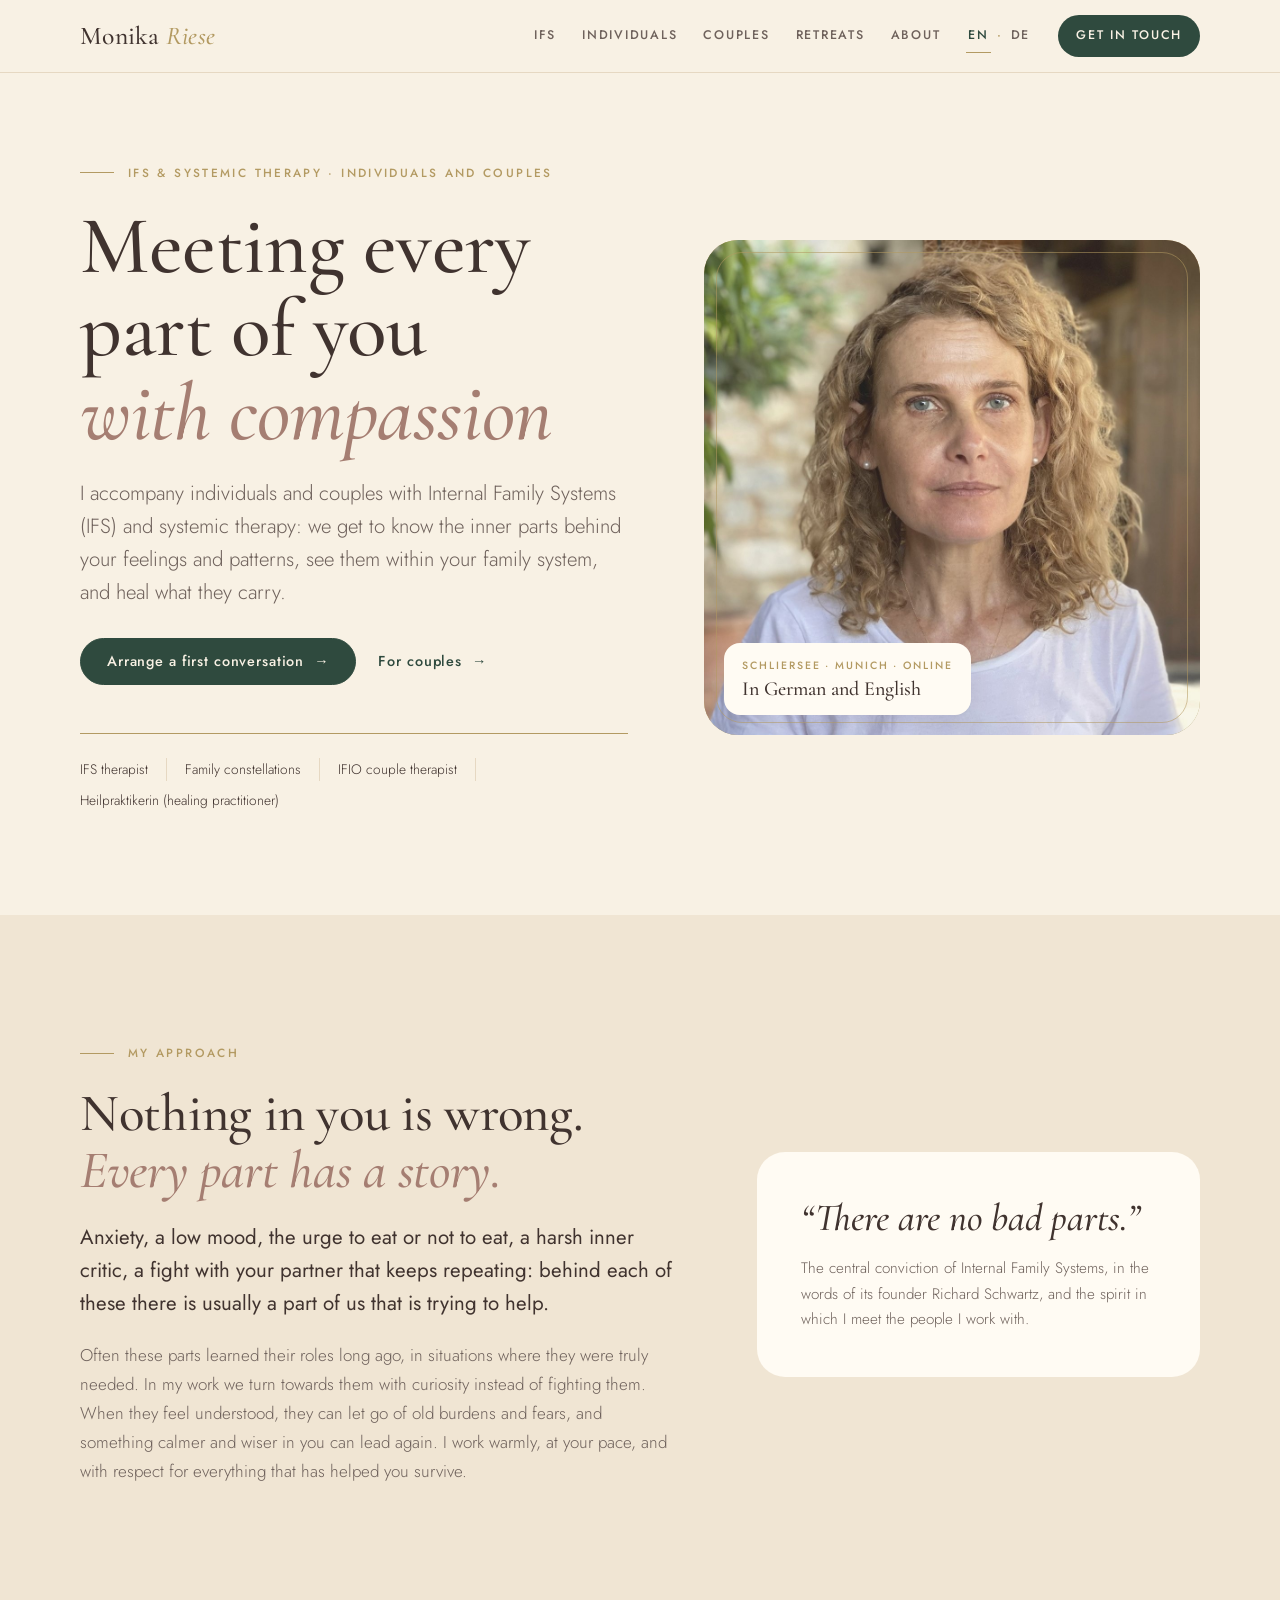
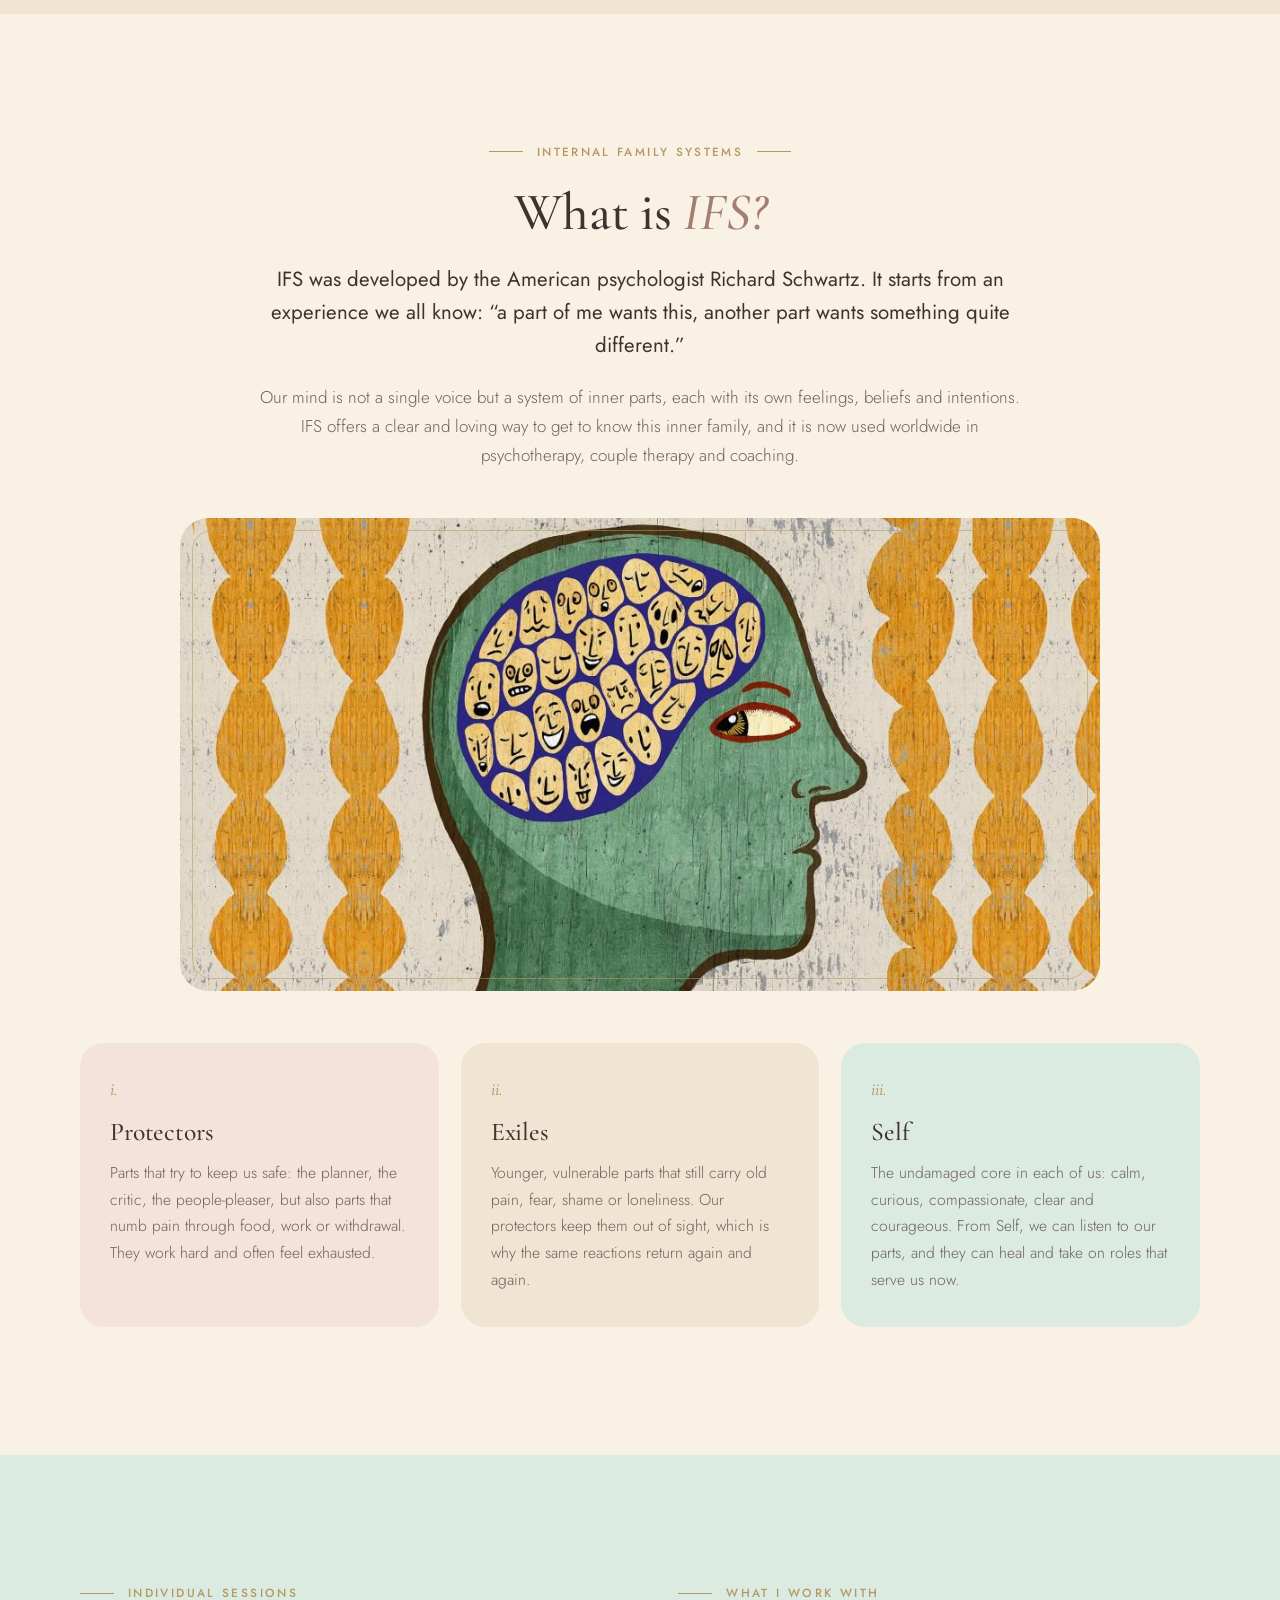
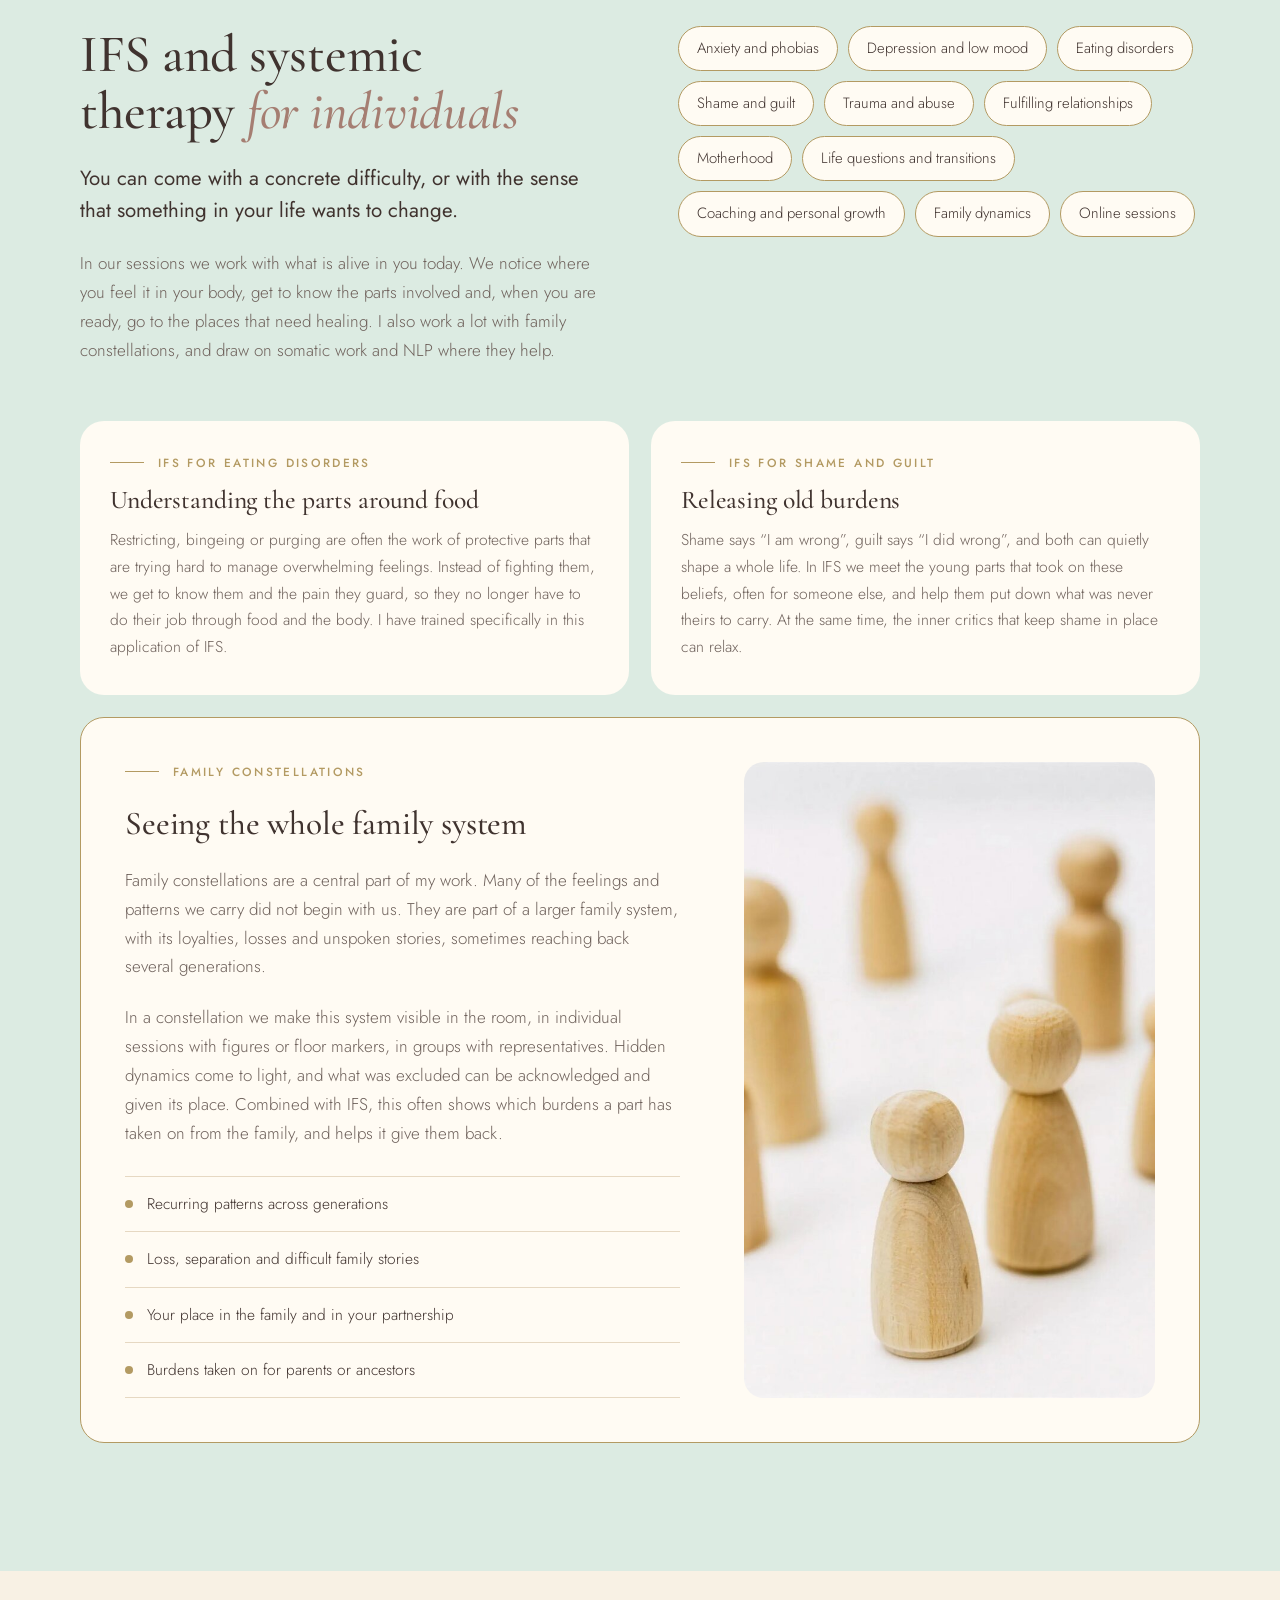
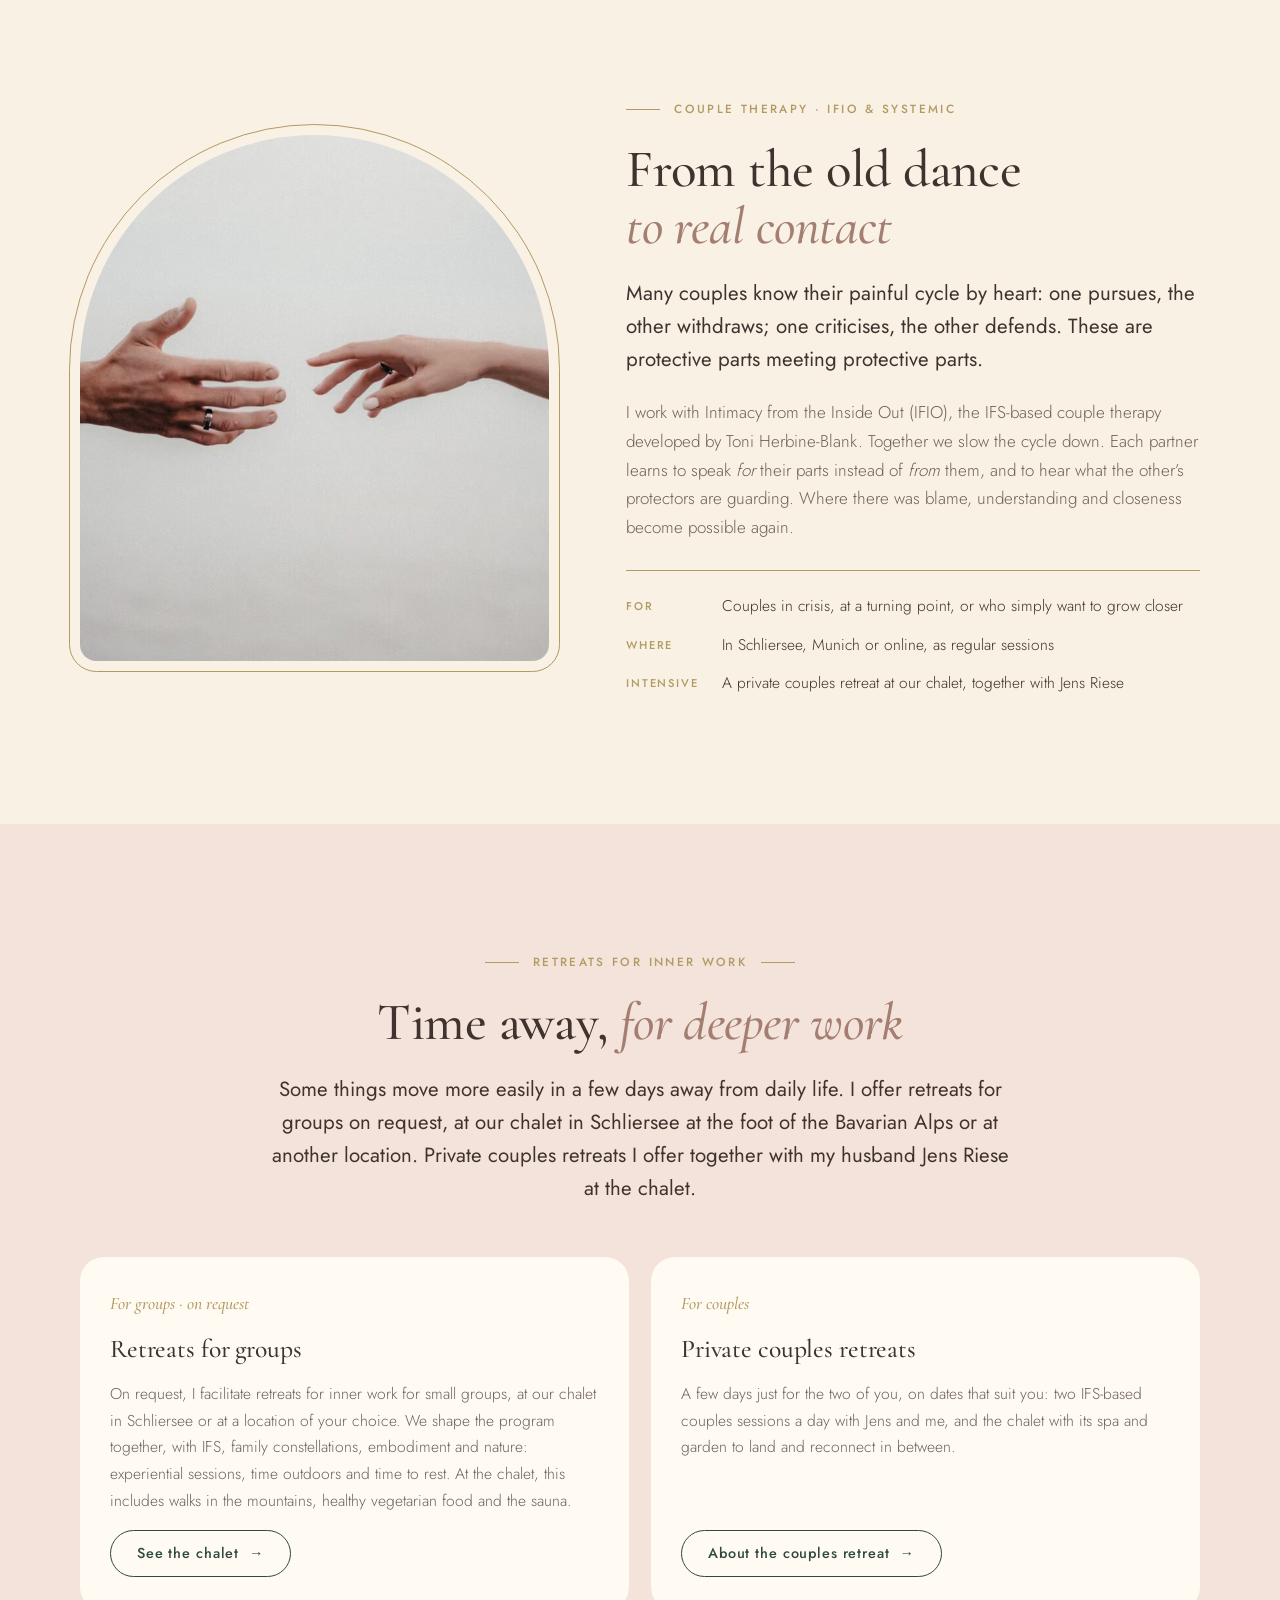
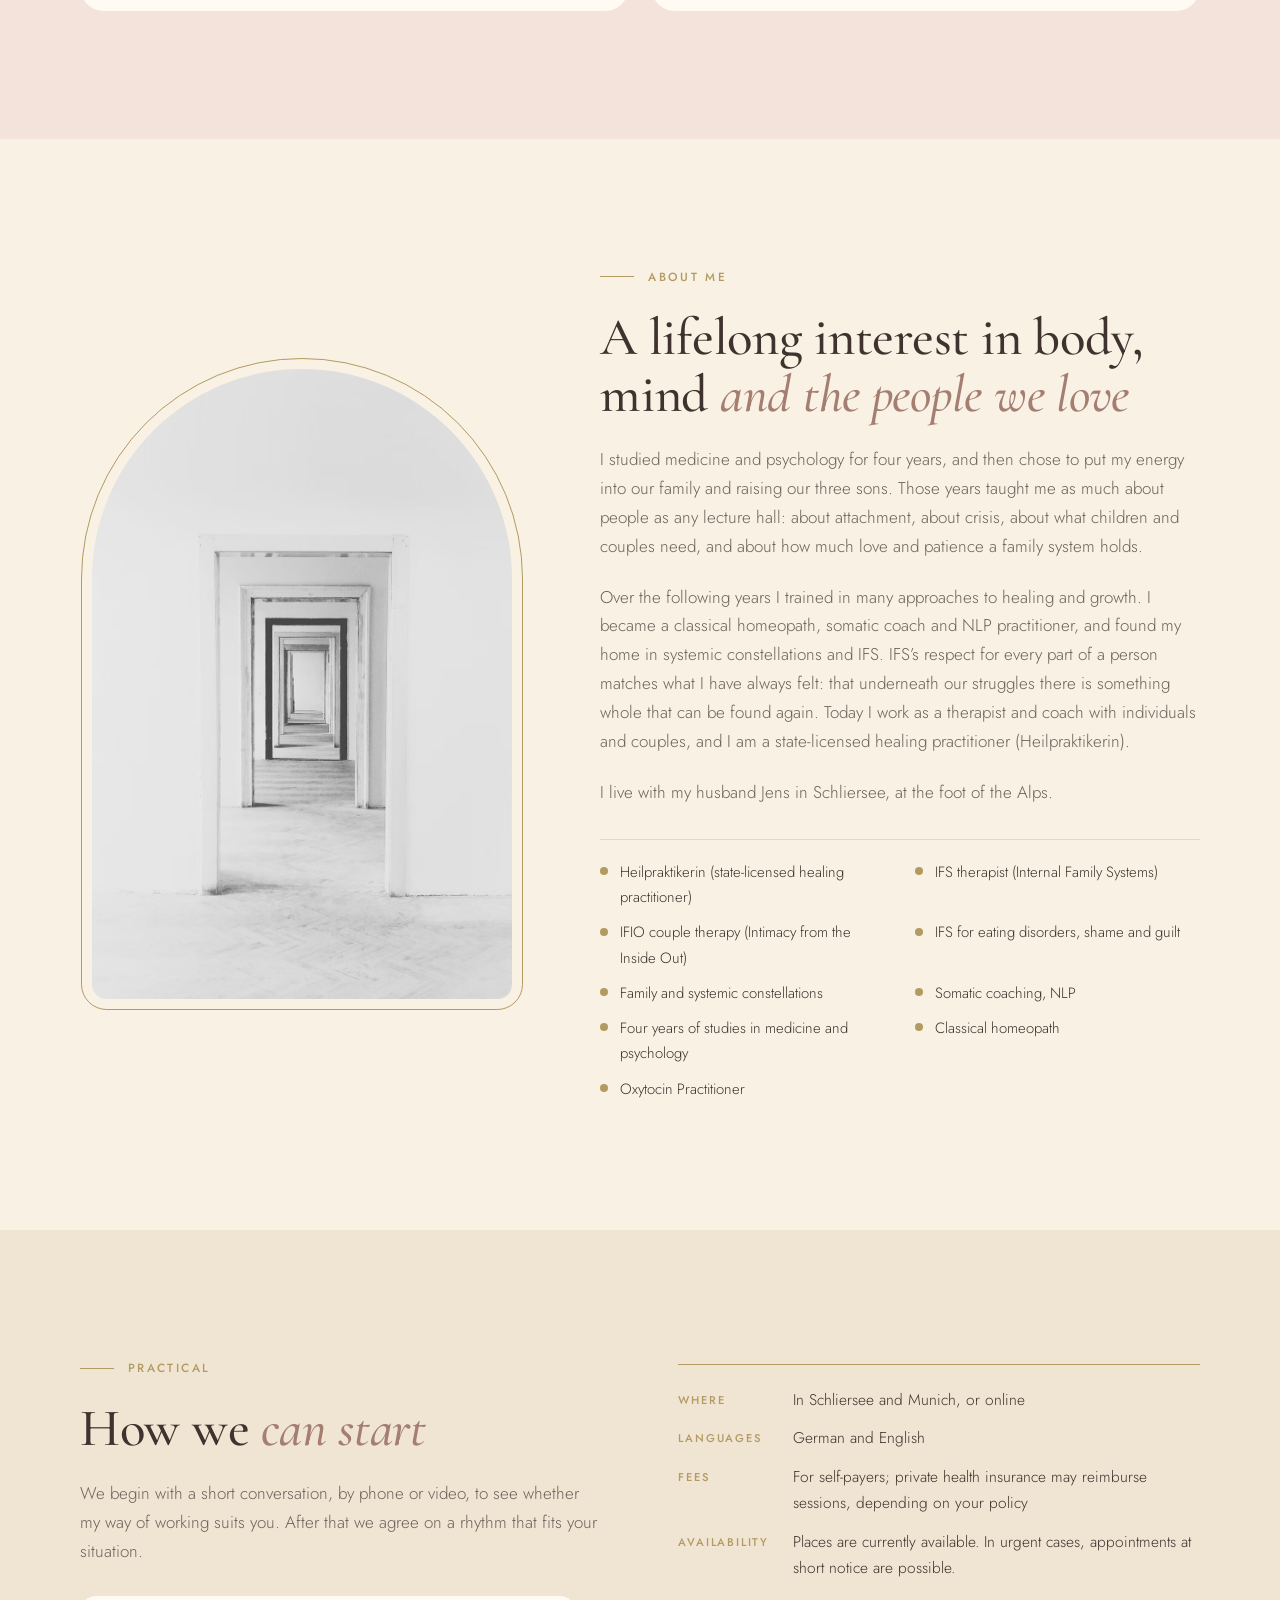
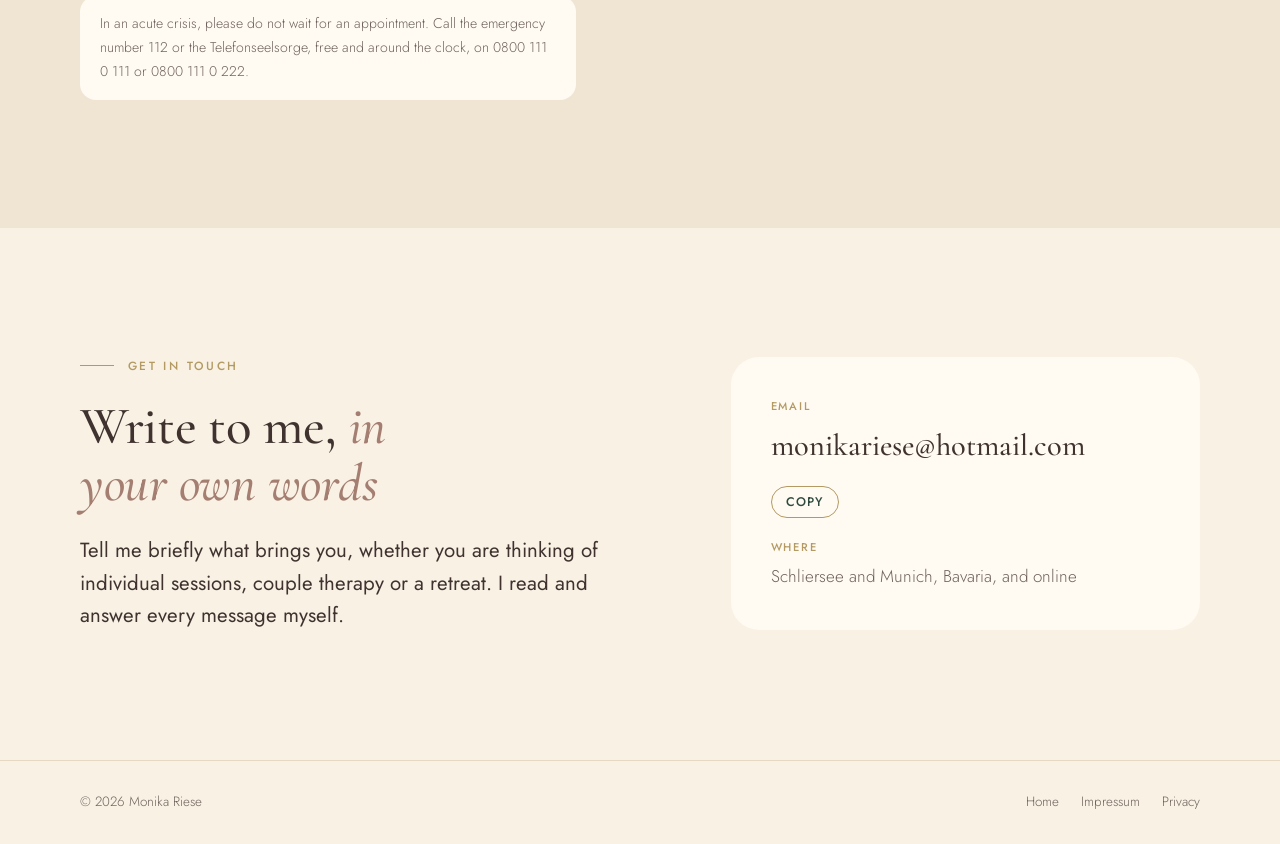
<file: index.html>
<!DOCTYPE html>
<html lang="en">
<head>
<meta charset="utf-8">
<meta name="viewport" content="width=device-width,initial-scale=1">
<title>IFS Therapist in Munich & Online · Couples Therapy | Monika Riese</title>
<meta name="description" content="English-speaking IFS therapist in Munich, Schliersee and online: individual and couples therapy with Internal Family Systems, IFIO and family constellations.">
<link rel="canonical" href="https://www.ifs-therapy.com/">
<link rel="alternate" hreflang="en" href="https://www.ifs-therapy.com/">
<link rel="alternate" hreflang="de" href="https://www.ifs-therapy.com/de/">
<link rel="alternate" hreflang="x-default" href="https://www.ifs-therapy.com/">
<meta property="og:type" content="website">
<meta property="og:site_name" content="Monika Riese">
<meta property="og:title" content="IFS Therapist in Munich & Online · Couples Therapy | Monika Riese">
<meta property="og:description" content="English-speaking IFS therapist in Munich, Schliersee and online: individual and couples therapy with Internal Family Systems, IFIO and family constellations.">
<meta property="og:url" content="https://www.ifs-therapy.com/">
<meta property="og:image" content="https://www.ifs-therapy.com/img/og-image.jpg">
<meta property="og:image:width" content="1200">
<meta property="og:image:height" content="630">
<meta property="og:locale" content="en_US">
<meta property="og:locale:alternate" content="de_DE">
<meta name="twitter:card" content="summary_large_image">
<link rel="icon" href="/favicon.ico" sizes="any">
<link rel="icon" type="image/png" href="/favicon-48.png" sizes="48x48">
<link rel="apple-touch-icon" href="/apple-touch-icon.png">
<meta name="theme-color" content="#F8F1E4">
<script type="application/ld+json">
{
 "@context": "https://schema.org",
 "@graph": [
  {
   "@type": "Person",
   "@id": "https://www.ifs-therapy.com/#monika",
   "name": "Monika Riese",
   "jobTitle": "Heilpraktikerin (state-licensed healing practitioner), IFS therapist and couples therapist",
   "url": "https://www.ifs-therapy.com/",
   "email": "mailto:monikariese@hotmail.com",
   "image": "https://www.ifs-therapy.com/img/monika-hero.jpg",
   "knowsLanguage": [
    "de",
    "en"
   ],
   "knowsAbout": [
    "Internal Family Systems (IFS)",
    "IFS therapy",
    "Couples therapy",
    "Intimacy from the Inside Out (IFIO)",
    "Family constellations",
    "Systemic constellations",
    "Systemic therapy",
    "Eating disorders",
    "Shame and guilt",
    "Trauma",
    "Anxiety",
    "Depression",
    "Somatic coaching"
   ],
   "spouse": {
    "@type": "Person",
    "name": "Dr. Jens Riese",
    "url": "https://riese.com/"
   }
  },
  {
   "@type": [
    "ProfessionalService",
    "MedicalBusiness"
   ],
   "@id": "https://www.ifs-therapy.com/#practice",
   "name": "Monika Riese – IFS therapy & couples therapy",
   "url": "https://www.ifs-therapy.com/",
   "image": "https://www.ifs-therapy.com/img/og-image.jpg",
   "logo": "https://www.ifs-therapy.com/icon-512.png",
   "description": "Internal Family Systems (IFS) therapy, systemic therapy, family constellations and IFIO couples therapy in Munich, Schliersee and online, in German and English.",
   "email": "monikariese@hotmail.com",
   "address": {
    "@type": "PostalAddress",
    "streetAddress": "Benzingstr. 5",
    "postalCode": "83727",
    "addressLocality": "Schliersee",
    "addressRegion": "Bayern",
    "addressCountry": "DE"
   },
   "areaServed": [
    {
     "@type": "City",
     "name": "München"
    },
    {
     "@type": "City",
     "name": "Schliersee"
    },
    {
     "@type": "AdministrativeArea",
     "name": "Landkreis Miesbach"
    },
    {
     "@type": "Place",
     "name": "Online"
    }
   ],
   "availableLanguage": [
    "German",
    "English"
   ],
   "founder": {
    "@id": "https://www.ifs-therapy.com/#monika"
   }
  },
  {
   "@type": "WebSite",
   "@id": "https://www.ifs-therapy.com/#website",
   "url": "https://www.ifs-therapy.com/",
   "name": "Monika Riese · IFS-Therapie",
   "inLanguage": [
    "de",
    "en"
   ],
   "publisher": {
    "@id": "https://www.ifs-therapy.com/#practice"
   }
  }
 ]
}
</script>
<link rel="stylesheet" href="fonts/fonts.css">
<link rel="stylesheet" href="site.css">
</head>
<body>

<header class="site-head">
  <div class="wrap">
    <a class="mark" href="#top" aria-label="Monika Riese, home">Monika <em>Riese</em></a>
    <nav class="nav" aria-label="Main">
      <div class="nav-links">
        <a href="#ifs">IFS</a>
        <a href="#individuals">Individuals</a>
        <a href="#couples">Couples</a>
        <a href="#retreats">Retreats</a>
        <a href="#about">About</a>
      </div>
      <span class="lang"><a href="./" aria-current="true" lang="en">EN</a><span aria-hidden="true">·</span><a href="de/" lang="de" hreflang="de">DE</a></span>
      <a class="pill" href="#contact">Get in touch</a>
    </nav>
  </div>
</header>

<main id="top">
<section class="hero">
  <div class="wrap">
    <div class="stack">
      <div class="eyebrow">IFS &amp; systemic therapy · individuals and couples</div>
      <h1>Meeting every part of you <em>with compassion</em></h1>
      <p class="lede">I accompany individuals and couples with Internal Family Systems (IFS) and systemic therapy: we get to know the inner parts behind your feelings and patterns, see them within your family system, and heal what they carry.</p>
      <div class="hero-ctas">
        <a class="btn solid" href="#contact">Arrange a first conversation <span class="arr" aria-hidden="true">→</span></a>
        <a class="btn text" href="#couples">For couples <span class="arr" aria-hidden="true">→</span></a>
      </div>
      <div class="hero-meta">
        <span>IFS therapist</span>
        <span>Family constellations</span>
        <span>IFIO couple therapist</span>
        <span>Heilpraktikerin (healing practitioner)</span>
      </div>
    </div>
    <figure class="portrait-card">
      <img src="img/monika-hero.jpg" alt="Portrait of Monika Riese in a white shirt, in front of a stone wall and plants">
      <div class="badge"><span class="k">Schliersee · Munich · online</span><span class="v">In German and English</span></div>
    </figure>
  </div>
</section>

<section class="band-sand">
  <div class="wrap intro-grid">
    <div class="stack">
      <div class="eyebrow">My approach</div>
      <h2>Nothing in you is wrong. <em>Every part has a story.</em></h2>
      <p class="lede">Anxiety, a low mood, the urge to eat or not to eat, a harsh inner critic, a fight with your partner that keeps repeating: behind each of these there is usually a part of us that is trying to help.</p>
      <p>Often these parts learned their roles long ago, in situations where they were truly needed. In my work we turn towards them with curiosity instead of fighting them. When they feel understood, they can let go of old burdens and fears, and something calmer and wiser in you can lead again. I work warmly, at your pace, and with respect for everything that has helped you survive.</p>
    </div>
    <div class="quote">
      <p class="big">“There are no bad parts.”</p>
      <p class="muted">The central conviction of Internal Family Systems, in the words of its founder Richard Schwartz, and the spirit in which I meet the people I work with.</p>
    </div>
  </div>
</section>

<section id="ifs">
  <div class="wrap">
    <div class="stack center" style="max-width:780px">
      <div class="eyebrow">Internal Family Systems</div>
      <h2>What is <em>IFS?</em></h2>
      <p class="lede">IFS was developed by the American psychologist Richard Schwartz. It starts from an experience we all know: “a part of me wants this, another part wants something quite different.”</p>
      <p>Our mind is not a single voice but a system of inner parts, each with its own feelings, beliefs and intentions. IFS offers a clear and loving way to get to know this inner family, and it is now used worldwide in psychotherapy, couple therapy and coaching.</p>
    </div>
    <figure class="wide-img ifs-img">
      <img src="img/ifs-parts.jpg" alt="Illustration of a head in profile, filled with many small faces showing different feelings">
    </figure>
    <div class="cards">
      <div class="card" style="background:var(--rose-soft)">
        <span class="num">i.</span>
        <h3>Protectors</h3>
        <p>Parts that try to keep us safe: the planner, the critic, the people-pleaser, but also parts that numb pain through food, work or withdrawal. They work hard and often feel exhausted.</p>
      </div>
      <div class="card" style="background:var(--sand)">
        <span class="num">ii.</span>
        <h3>Exiles</h3>
        <p>Younger, vulnerable parts that still carry old pain, fear, shame or loneliness. Our protectors keep them out of sight, which is why the same reactions return again and again.</p>
      </div>
      <div class="card" style="background:var(--mint)">
        <span class="num">iii.</span>
        <h3>Self</h3>
        <p>The undamaged core in each of us: calm, curious, compassionate, clear and courageous. From Self, we can listen to our parts, and they can heal and take on roles that serve us now.</p>
      </div>
    </div>
  </div>
</section>

<section class="band-mint" id="individuals">
  <div class="wrap two">
    <div class="stack">
      <div class="eyebrow">Individual sessions</div>
      <h2>IFS and systemic therapy <em>for individuals</em></h2>
      <p class="lede">You can come with a concrete difficulty, or with the sense that something in your life wants to change.</p>
      <p>In our sessions we work with what is alive in you today. We notice where you feel it in your body, get to know the parts involved and, when you are ready, go to the places that need healing. I also work a lot with family constellations, and draw on somatic work and NLP where they help.</p>
    </div>
    <div class="stack">
      <div class="eyebrow">What I work with</div>
      <ul class="focus">
        <li>Anxiety and phobias</li>
        <li>Depression and low mood</li>
        <li>Eating disorders</li>
        <li>Shame and guilt</li>
        <li>Trauma and abuse</li>
        <li>Fulfilling relationships</li>
        <li>Motherhood</li>
        <li>Life questions and transitions</li>
        <li>Coaching and personal growth</li>
        <li>Family dynamics</li>
        <li>Online sessions</li>
      </ul>
    </div>
  </div>
  <div class="wrap">
    <div class="deep">
      <div class="card" style="background:var(--white)">
        <div class="eyebrow">IFS for eating disorders</div>
        <h3>Understanding the parts around food</h3>
        <p>Restricting, bingeing or purging are often the work of protective parts that are trying hard to manage overwhelming feelings. Instead of fighting them, we get to know them and the pain they guard, so they no longer have to do their job through food and the body. I have trained specifically in this application of IFS.</p>
      </div>
      <div class="card" style="background:var(--white)">
        <div class="eyebrow">IFS for shame and guilt</div>
        <h3>Releasing old burdens</h3>
        <p>Shame says “I am wrong”, guilt says “I did wrong”, and both can quietly shape a whole life. In IFS we meet the young parts that took on these beliefs, often for someone else, and help them put down what was never theirs to carry. At the same time, the inner critics that keep shame in place can relax.</p>
      </div>
    </div>
    <div class="feature">
      <div class="stack">
        <div class="eyebrow">Family constellations</div>
        <h3>Seeing the whole family system</h3>
        <figure class="feature-img mobile-only"><img src="img/constellation.jpg" alt="Simple wooden figures standing in a loose group on a white surface, like a family constellation"></figure>
        <p>Family constellations are a central part of my work. Many of the feelings and patterns we carry did not begin with us. They are part of a larger family system, with its loyalties, losses and unspoken stories, sometimes reaching back several generations.</p>
        <p>In a constellation we make this system visible in the room, in individual sessions with figures or floor markers, in groups with representatives. Hidden dynamics come to light, and what was excluded can be acknowledged and given its place. Combined with IFS, this often shows which burdens a part has taken on from the family, and helps it give them back.</p>

        <ul class="feature-points">
          <li>Recurring patterns across generations</li>
          <li>Loss, separation and difficult family stories</li>
          <li>Your place in the family and in your partnership</li>
          <li>Burdens taken on for parents or ancestors</li>
        </ul>
      </div>
      <figure class="feature-img">
        <img src="img/constellation.jpg" alt="Simple wooden figures standing in a loose group on a white surface, like a family constellation">
      </figure>
    </div>
  </div>
</section>

<section id="couples">
  <div class="wrap split">
    <figure class="arch reach">
      <img src="img/couple-hands.jpg" alt="Two hands reaching towards each other above calm water, almost touching">
    </figure>
    <div class="stack">
      <div class="eyebrow">Couple therapy · IFIO &amp; systemic</div>
      <h2>From the old dance <em>to real contact</em></h2>
      <p class="lede">Many couples know their painful cycle by heart: one pursues, the other withdraws; one criticises, the other defends. These are protective parts meeting protective parts.</p>
      <p>I work with Intimacy from the Inside Out (IFIO), the IFS-based couple therapy developed by Toni Herbine-Blank. Together we slow the cycle down. Each partner learns to speak <i>for</i> their parts instead of <i>from</i> them, and to hear what the other’s protectors are guarding. Where there was blame, understanding and closeness become possible again.</p>
      <dl class="keyinfo">
        <dt>For</dt><dd>Couples in crisis, at a turning point, or who simply want to grow closer</dd>
        <dt>Where</dt><dd>In Schliersee, Munich or online, as regular sessions</dd>
        <dt>Intensive</dt><dd>A private couples retreat at our chalet, together with Jens Riese</dd>
      </dl>
    </div>
  </div>
</section>

<section class="band-rose" id="retreats">
  <div class="wrap">
    <div class="stack center" style="max-width:780px">
      <div class="eyebrow">Retreats for inner work</div>
      <h2>Time away, <em>for deeper work</em></h2>
      <p class="lede">Some things move more easily in a few days away from daily life. I offer retreats for groups on request, at our chalet in Schliersee at the foot of the Bavarian Alps or at another location. Private couples retreats I offer together with my husband Jens Riese at the chalet.</p>
    </div>
    <div class="retreats">
      <div class="card">
        <span class="num">For groups · on request</span>
        <h3>Retreats for groups</h3>
        <p>On request, I facilitate retreats for inner work for small groups, at our chalet in Schliersee or at a location of your choice. We shape the program together, with IFS, family constellations, embodiment and nature: experiential sessions, time outdoors and time to rest. At the chalet, this includes walks in the mountains, healthy vegetarian food and the sauna.</p>
        <a class="btn line" href="https://riese.com/chalet">See the chalet <span class="arr" aria-hidden="true">→</span></a>
      </div>
      <div class="card">
        <span class="num">For couples</span>
        <h3>Private couples retreats</h3>
        <p>A few days just for the two of you, on dates that suit you: two IFS-based couples sessions a day with Jens and me, and the chalet with its spa and garden to land and reconnect in between.</p>
        <a class="btn line" href="https://riese.com/couples-retreat.html">About the couples retreat <span class="arr" aria-hidden="true">→</span></a>
      </div>
    </div>
  </div>
</section>

<section id="about">
  <div class="wrap about">
    <figure class="arch doors">
      <img src="img/doors.jpg" alt="A long row of open doorways in a bright, empty building, one behind the other">
    </figure>
    <div class="stack">
      <div class="eyebrow">About me</div>
      <h2>A lifelong interest in body, mind <em>and the people we love</em></h2>
      <p>I studied medicine and psychology for four years, and then chose to put my energy into our family and raising our three sons. Those years taught me as much about people as any lecture hall: about attachment, about crisis, about what children and couples need, and about how much love and patience a family system holds.</p>
      <p>Over the following years I trained in many approaches to healing and growth. I became a classical homeopath, somatic coach and NLP practitioner, and found my home in systemic constellations and IFS. IFS’s respect for every part of a person matches what I have always felt: that underneath our struggles there is something whole that can be found again. Today I work as a therapist and coach with individuals and couples, and I am a state-licensed healing practitioner (Heilpraktikerin).</p>
      <p>I live with my husband Jens in Schliersee, at the foot of the Alps.</p>
      <ul class="creds">
        <li>Heilpraktikerin (state-licensed healing practitioner)</li>
        <li>IFS therapist (Internal Family Systems)</li>
        <li>IFIO couple therapy (Intimacy from the Inside Out)</li>
        <li>IFS for eating disorders, shame and guilt</li>
        <li>Family and systemic constellations</li>
        <li>Somatic coaching, NLP</li>
        <li>Four years of studies in medicine and psychology</li>
        <li>Classical homeopath</li>
        <li>Oxytocin Practitioner</li>
      </ul>
    </div>
  </div>
</section>

<section class="band-sand">
  <div class="wrap two">
    <div class="stack">
      <div class="eyebrow">Practical</div>
      <h2>How we <em>can start</em></h2>
      <p>We begin with a short conversation, by phone or video, to see whether my way of working suits you. After that we agree on a rhythm that fits your situation.</p>
      <p class="crisis">In an acute crisis, please do not wait for an appointment. Call the emergency number 112 or the Telefonseelsorge, free and around the clock, on 0800 111 0 111 or 0800 111 0 222.</p>
    </div>
    <dl class="keyinfo">
      <dt>Where</dt><dd>In Schliersee and Munich, or online</dd>
      <dt>Languages</dt><dd>German and English</dd>
      <dt>Fees</dt><dd>For self-payers; private health insurance may reimburse sessions, depending on your policy</dd>
      <dt>Availability</dt><dd>Places are currently available. In urgent cases, appointments at short notice are possible.</dd>
    </dl>
  </div>
</section>

<section class="cta" id="contact">
  <div class="wrap">
    <div class="stack">
      <div class="eyebrow">Get in touch</div>
      <h2>Write to me, <em>in your own words</em></h2>
      <p class="lede">Tell me briefly what brings you, whether you are thinking of individual sessions, couple therapy or a retreat. I read and answer every message myself.</p>
    </div>
    <div class="contact">
      <div class="row">
        <span class="label">Email</span>
        <div class="copy">
              <a class="line" id="mail" href="mailto:monikariese@hotmail.com">monikariese@hotmail.com</a>
          <button type="button" id="copy-mail" data-copy="monikariese@hotmail.com">Copy</button>
        </div>
      </div>
      <div class="row">
        <span class="label">Where</span>
        <span>Schliersee and Munich, Bavaria, and online</span>
      </div>
    </div>
  </div>
</section>
</main>

<footer>
  <div class="wrap">
    <span>© 2026 Monika Riese</span>
    <nav aria-label="Legal">
      <a href="#top">Home</a>
      <a href="impressum">Impressum</a>
      <a href="privacy">Privacy</a>
    </nav>
  </div>
</footer>

<script>
document.getElementById('copy-mail').addEventListener('click', function(){
  var btn=this, text=btn.getAttribute('data-copy');
  function done(){btn.textContent='Copied';setTimeout(function(){btn.textContent='Copy'},1600)}
  function fallback(){var r=document.createRange();r.selectNodeContents(document.getElementById('mail'));var s=window.getSelection();s.removeAllRanges();s.addRange(r)}
  try{navigator.clipboard.writeText(text).then(done,fallback)}catch(e){fallback()}
});
</script>
</body>
</html>
</file>
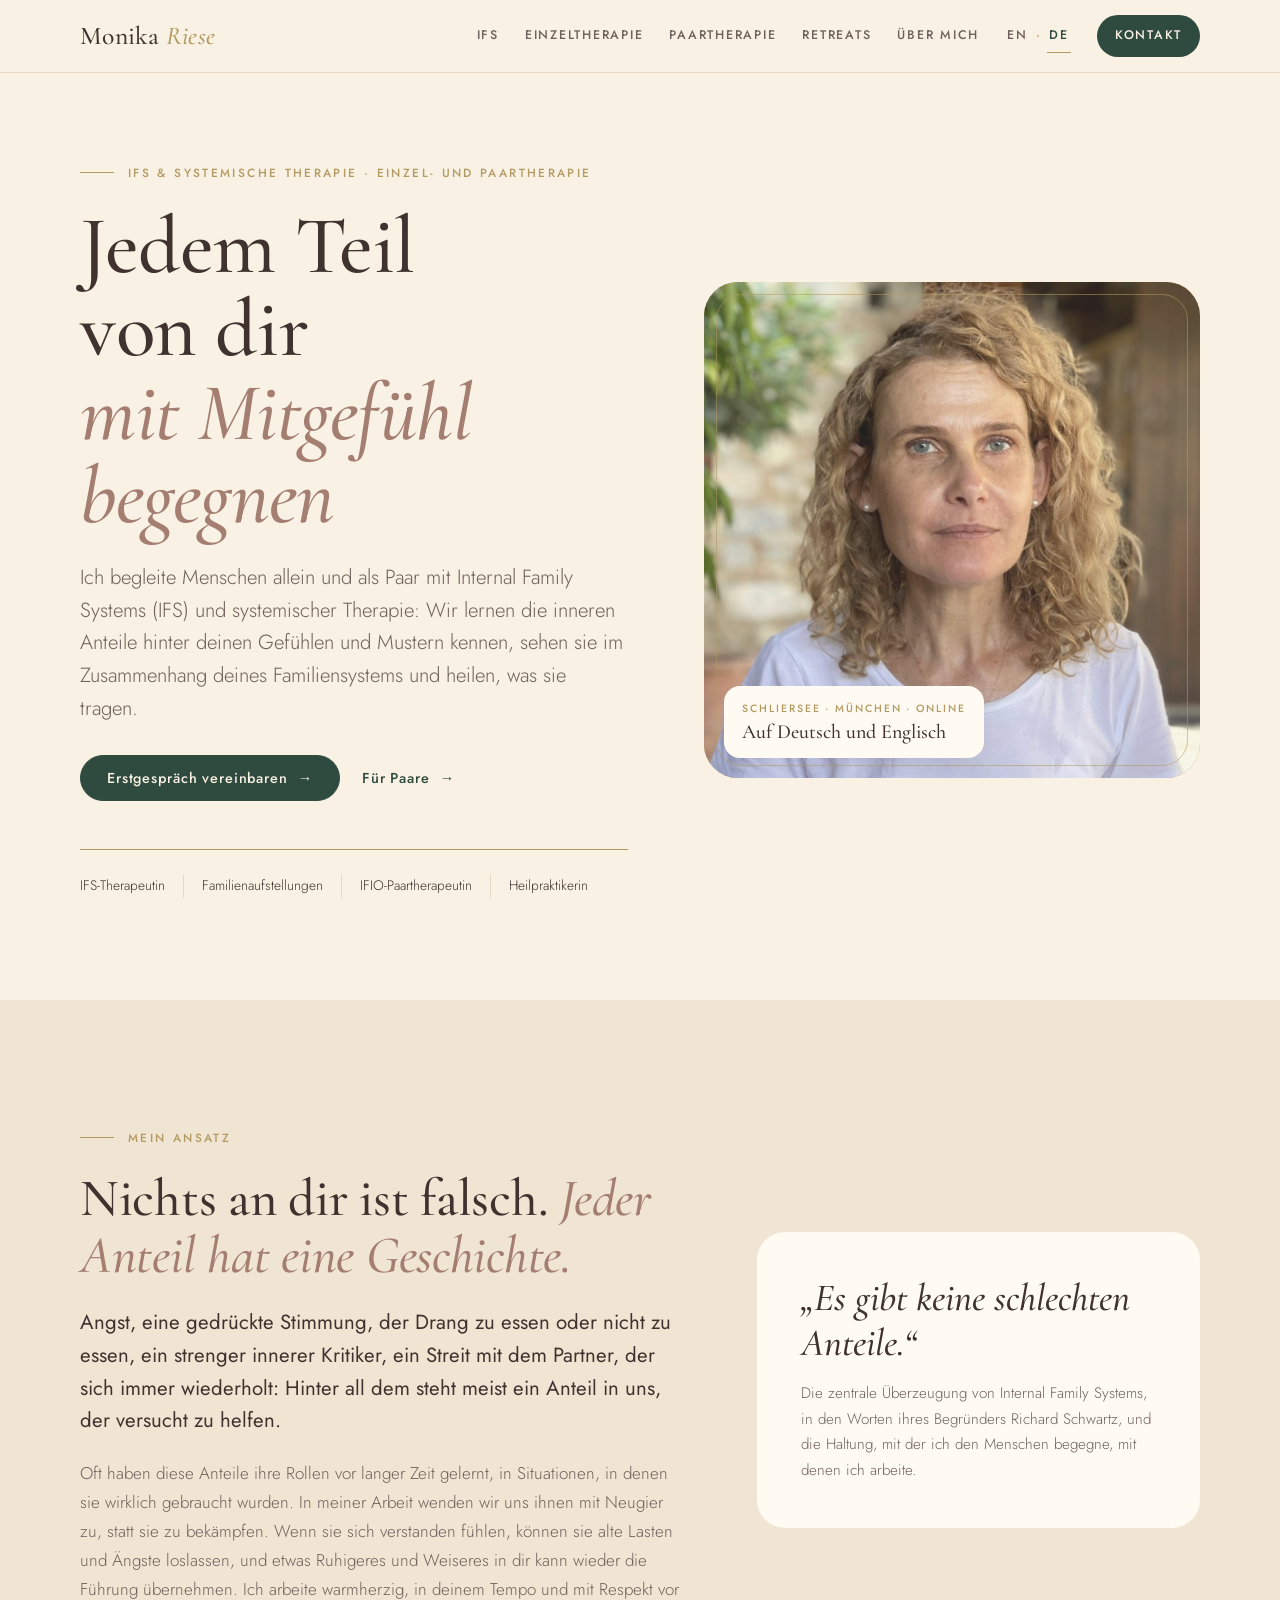
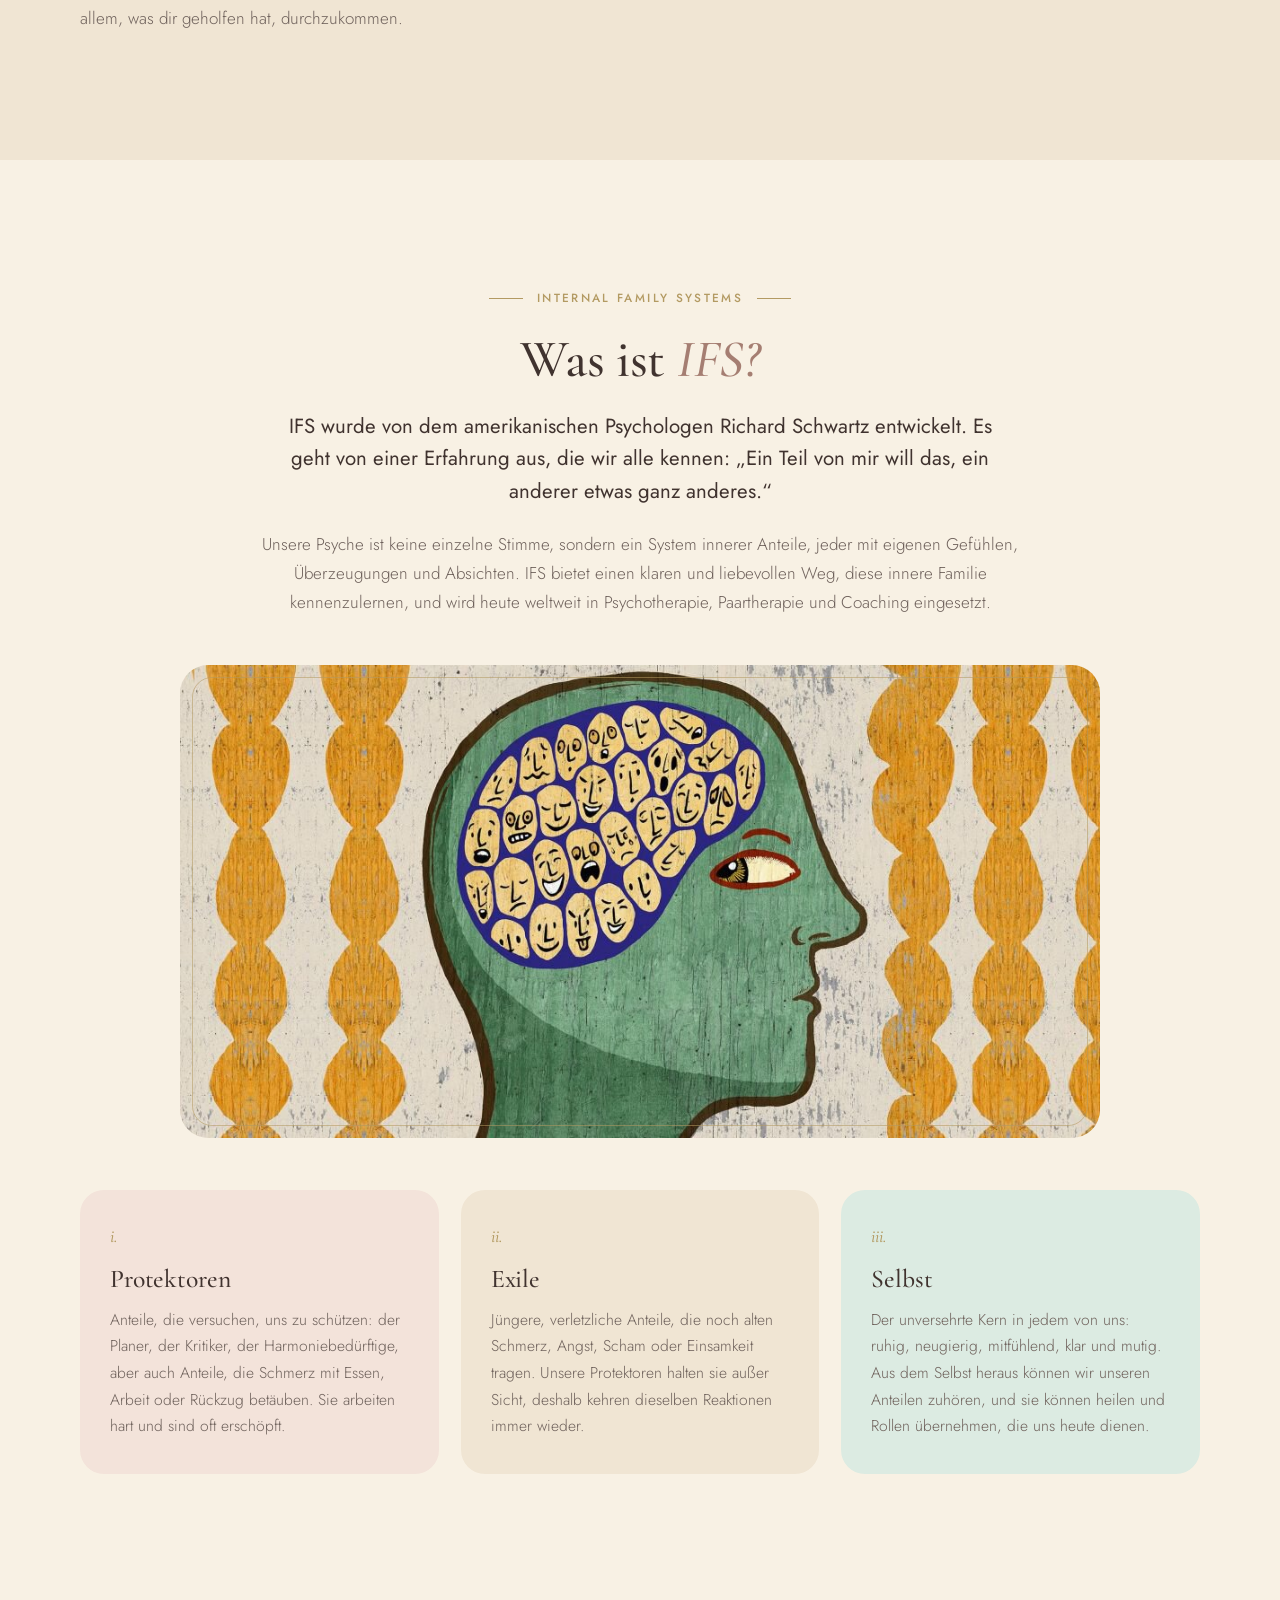
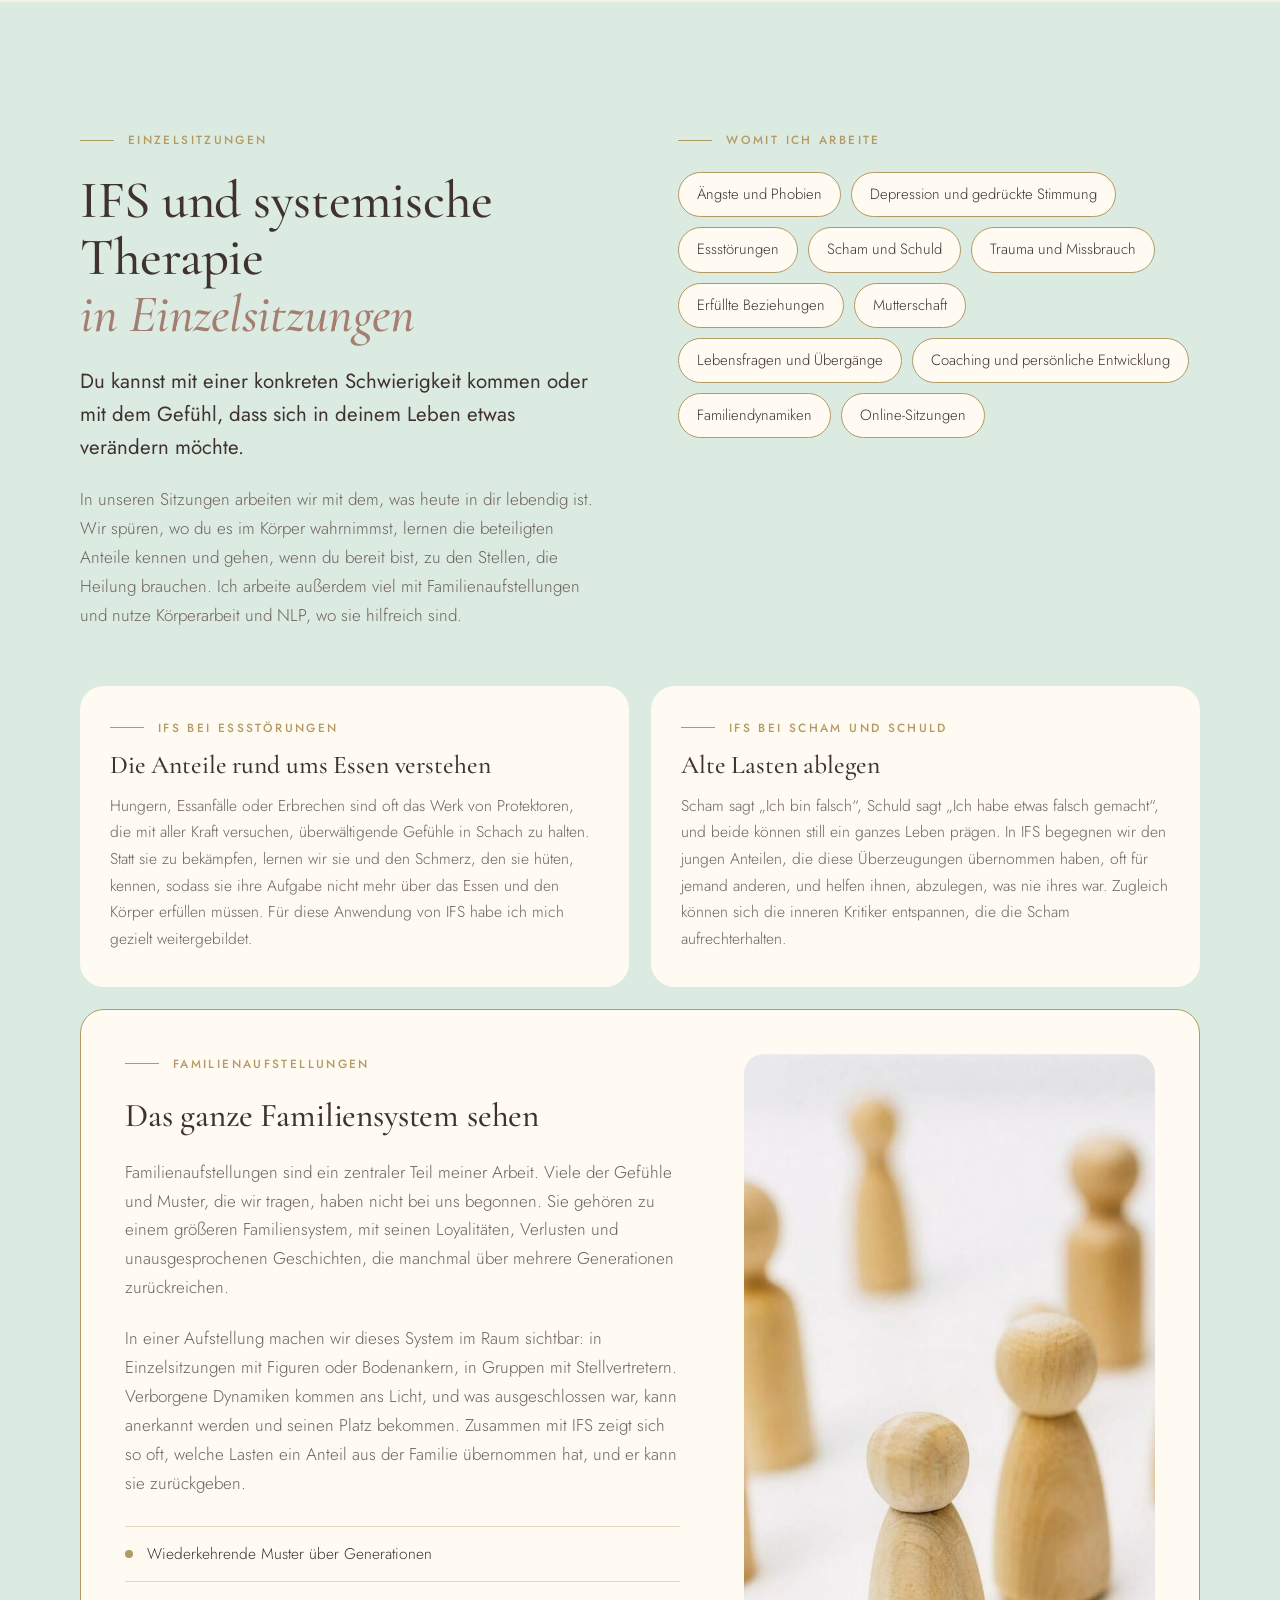
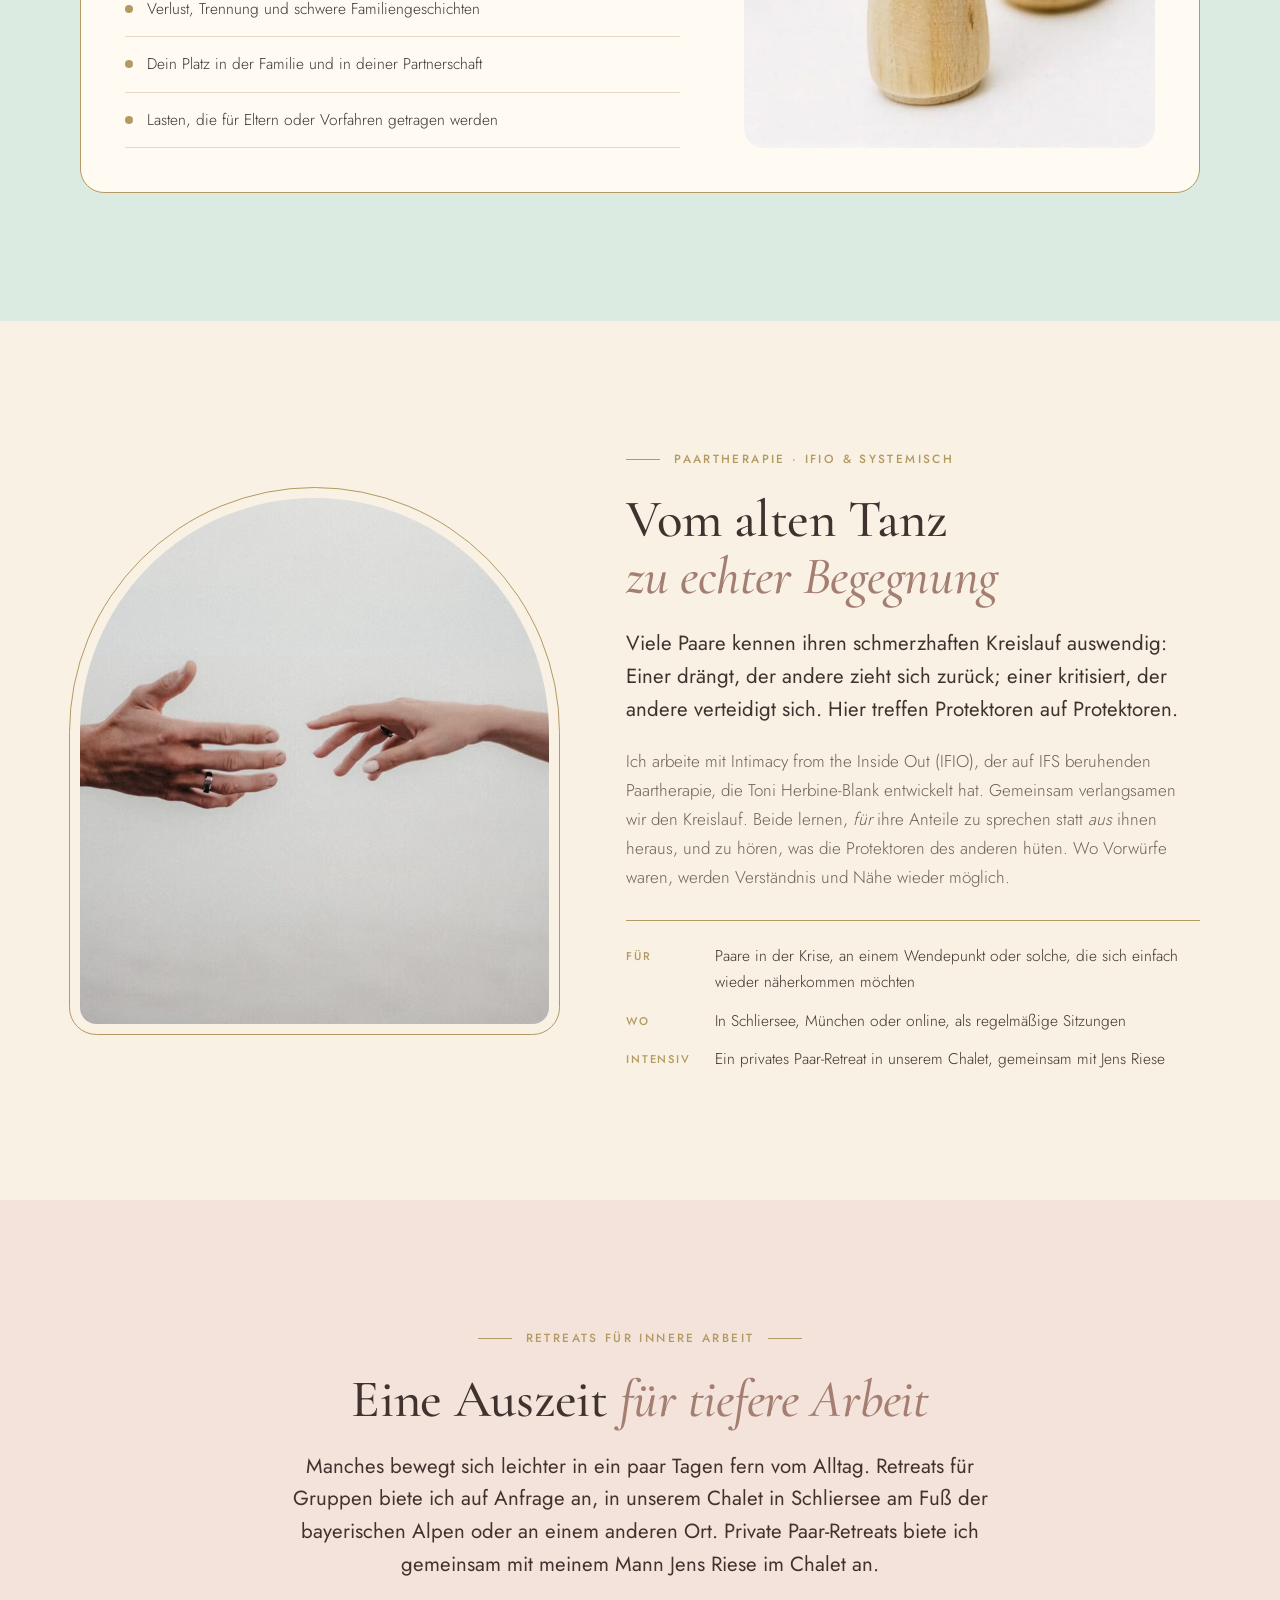
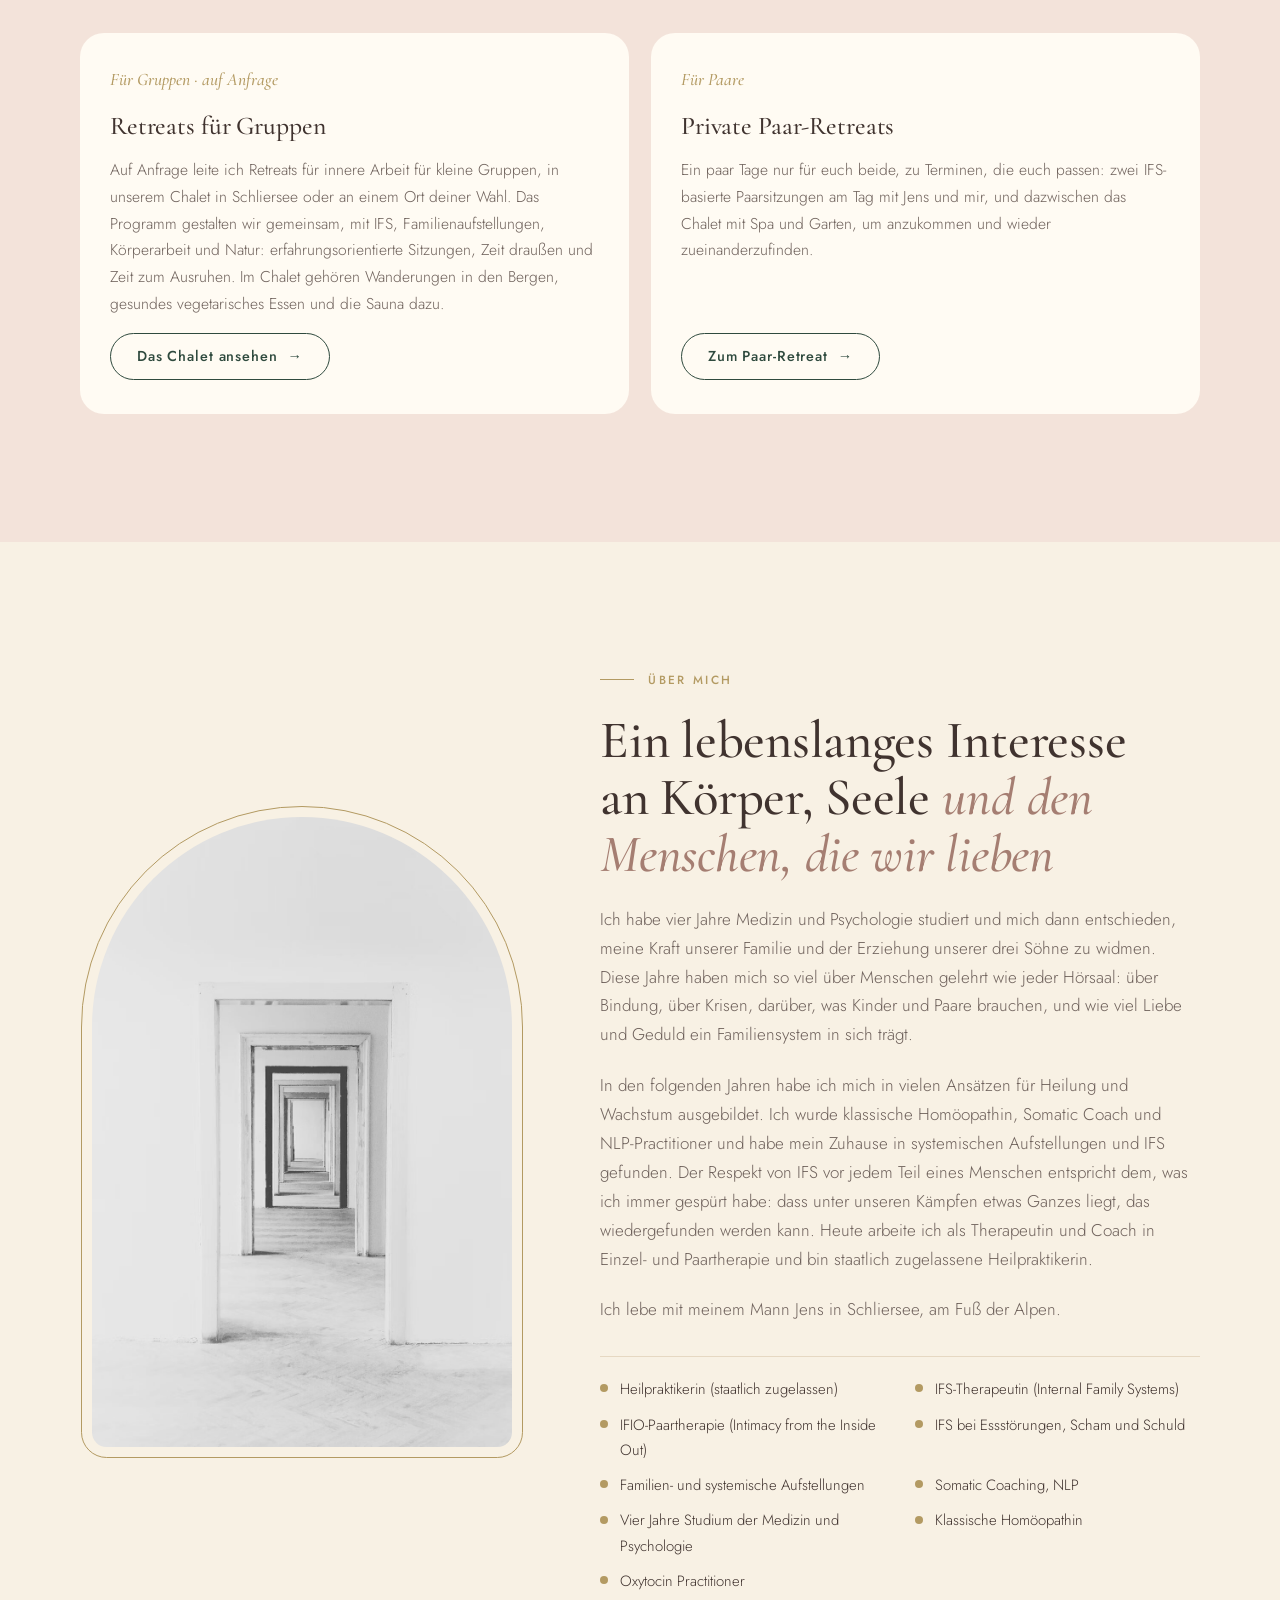
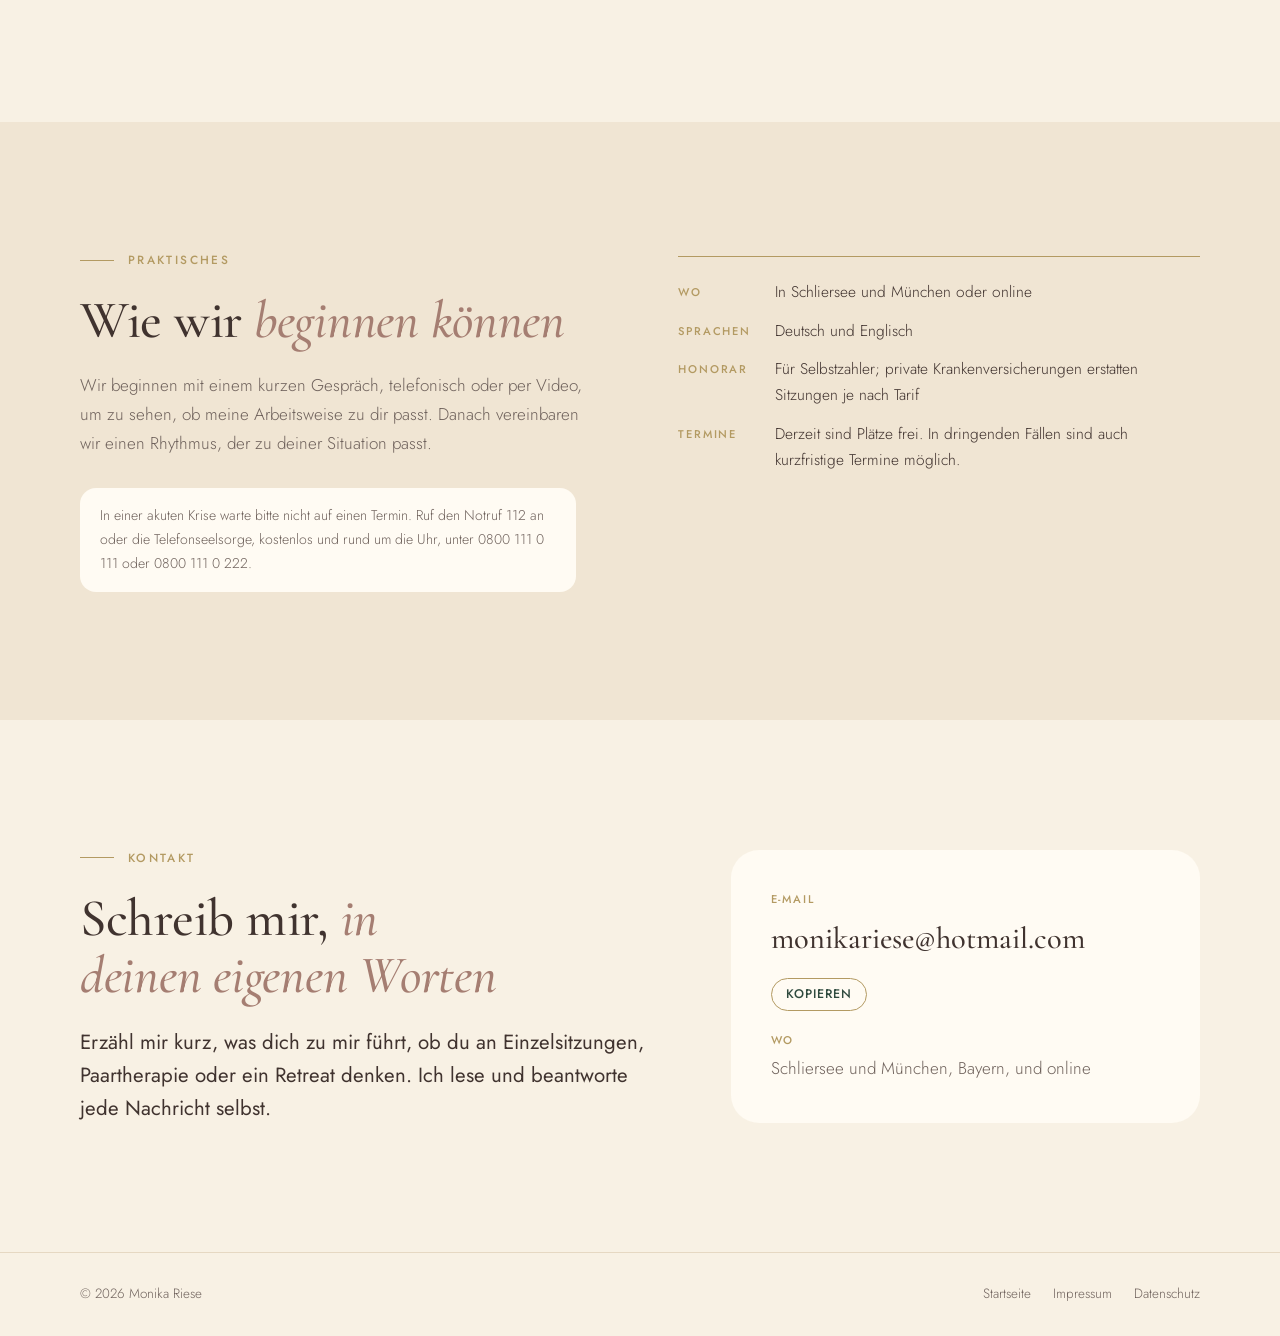
<file: de/index.html>
<!DOCTYPE html>
<html lang="de">
<head>
<meta charset="utf-8">
<meta name="viewport" content="width=device-width,initial-scale=1">
<title>IFS-Therapie & Paartherapie in München und Schliersee | Monika Riese</title>
<meta name="description" content="IFS-Therapie, Paartherapie (IFIO) und Familienaufstellungen bei Heilpraktikerin Monika Riese – in München, Schliersee und online, auf Deutsch und Englisch.">
<link rel="canonical" href="https://www.ifs-therapy.com/de/">
<link rel="alternate" hreflang="en" href="https://www.ifs-therapy.com/">
<link rel="alternate" hreflang="de" href="https://www.ifs-therapy.com/de/">
<link rel="alternate" hreflang="x-default" href="https://www.ifs-therapy.com/">
<meta property="og:type" content="website">
<meta property="og:site_name" content="Monika Riese">
<meta property="og:title" content="IFS-Therapie & Paartherapie in München und Schliersee | Monika Riese">
<meta property="og:description" content="IFS-Therapie, Paartherapie (IFIO) und Familienaufstellungen bei Heilpraktikerin Monika Riese – in München, Schliersee und online, auf Deutsch und Englisch.">
<meta property="og:url" content="https://www.ifs-therapy.com/de/">
<meta property="og:image" content="https://www.ifs-therapy.com/img/og-image.jpg">
<meta property="og:image:width" content="1200">
<meta property="og:image:height" content="630">
<meta property="og:locale" content="de_DE">
<meta property="og:locale:alternate" content="en_US">
<meta name="twitter:card" content="summary_large_image">
<link rel="icon" href="/favicon.ico" sizes="any">
<link rel="icon" type="image/png" href="/favicon-48.png" sizes="48x48">
<link rel="apple-touch-icon" href="/apple-touch-icon.png">
<meta name="theme-color" content="#F8F1E4">
<script type="application/ld+json">
{
 "@context": "https://schema.org",
 "@graph": [
  {
   "@type": "Person",
   "@id": "https://www.ifs-therapy.com/#monika",
   "name": "Monika Riese",
   "jobTitle": "Heilpraktikerin, IFS-Therapeutin und Paartherapeutin",
   "url": "https://www.ifs-therapy.com/de/",
   "email": "mailto:monikariese@hotmail.com",
   "image": "https://www.ifs-therapy.com/img/monika-hero.jpg",
   "knowsLanguage": [
    "de",
    "en"
   ],
   "knowsAbout": [
    "Internal Family Systems (IFS)",
    "IFS-Therapie",
    "Paartherapie",
    "Intimacy from the Inside Out (IFIO)",
    "Familienaufstellung",
    "Systemische Aufstellung",
    "Systemische Therapie",
    "Essstörungen",
    "Scham und Schuld",
    "Trauma",
    "Ängste",
    "Depression",
    "Somatic Coaching"
   ],
   "spouse": {
    "@type": "Person",
    "name": "Dr. Jens Riese",
    "url": "https://riese.com/"
   }
  },
  {
   "@type": [
    "ProfessionalService",
    "MedicalBusiness"
   ],
   "@id": "https://www.ifs-therapy.com/#practice",
   "name": "Monika Riese – IFS-Therapie & Paartherapie",
   "url": "https://www.ifs-therapy.com/de/",
   "image": "https://www.ifs-therapy.com/img/og-image.jpg",
   "logo": "https://www.ifs-therapy.com/icon-512.png",
   "description": "IFS-Therapie (Internal Family Systems), systemische Therapie, Familienaufstellungen und IFIO-Paartherapie in München, Schliersee und online, auf Deutsch und Englisch.",
   "email": "monikariese@hotmail.com",
   "address": {
    "@type": "PostalAddress",
    "streetAddress": "Benzingstr. 5",
    "postalCode": "83727",
    "addressLocality": "Schliersee",
    "addressRegion": "Bayern",
    "addressCountry": "DE"
   },
   "areaServed": [
    {
     "@type": "City",
     "name": "München"
    },
    {
     "@type": "City",
     "name": "Schliersee"
    },
    {
     "@type": "AdministrativeArea",
     "name": "Landkreis Miesbach"
    },
    {
     "@type": "Place",
     "name": "Online"
    }
   ],
   "availableLanguage": [
    "German",
    "English"
   ],
   "founder": {
    "@id": "https://www.ifs-therapy.com/#monika"
   }
  },
  {
   "@type": "WebSite",
   "@id": "https://www.ifs-therapy.com/#website",
   "url": "https://www.ifs-therapy.com/",
   "name": "Monika Riese · IFS-Therapie",
   "inLanguage": [
    "de",
    "en"
   ],
   "publisher": {
    "@id": "https://www.ifs-therapy.com/#practice"
   }
  }
 ]
}
</script>
<link rel="stylesheet" href="../fonts/fonts.css">
<link rel="stylesheet" href="../site.css">
</head>
<body>

<header class="site-head">
  <div class="wrap">
    <a class="mark" href="#top" aria-label="Monika Riese, Startseite">Monika <em>Riese</em></a>
    <nav class="nav" aria-label="Hauptmenü">
      <div class="nav-links">
        <a href="#ifs">IFS</a>
        <a href="#einzelne">Einzeltherapie</a>
        <a href="#paare">Paartherapie</a>
        <a href="#retreats">Retreats</a>
        <a href="#ueber-mich">Über mich</a>
      </div>
      <span class="lang"><a href="../" lang="en" hreflang="en">EN</a><span aria-hidden="true">·</span><a href="./" aria-current="true" lang="de">DE</a></span>
      <a class="pill" href="#kontakt">Kontakt</a>
    </nav>
  </div>
</header>

<main id="top">
<section class="hero">
  <div class="wrap">
    <div class="stack">
      <div class="eyebrow">IFS &amp; systemische Therapie · Einzel- und Paartherapie</div>
      <h1>Jedem Teil von dir <em>mit Mitgefühl begegnen</em></h1>
      <p class="lede">Ich begleite Menschen allein und als Paar mit Internal Family Systems (IFS) und systemischer Therapie: Wir lernen die inneren Anteile hinter deinen Gefühlen und Mustern kennen, sehen sie im Zusammenhang deines Familiensystems und heilen, was sie tragen.</p>
      <div class="hero-ctas">
        <a class="btn solid" href="#kontakt">Erstgespräch vereinbaren <span class="arr" aria-hidden="true">→</span></a>
        <a class="btn text" href="#paare">Für Paare <span class="arr" aria-hidden="true">→</span></a>
      </div>
      <div class="hero-meta">
        <span>IFS-Therapeutin</span>
        <span>Familienaufstellungen</span>
        <span>IFIO-Paartherapeutin</span>
        <span>Heilpraktikerin</span>
      </div>
    </div>
    <figure class="portrait-card">
      <img src="../img/monika-hero.jpg" alt="Porträt von Monika Riese in einem weißen Shirt vor einer Steinmauer und Pflanzen">
      <div class="badge"><span class="k">Schliersee · München · online</span><span class="v">Auf Deutsch und Englisch</span></div>
    </figure>
  </div>
</section>

<section class="band-sand">
  <div class="wrap intro-grid">
    <div class="stack">
      <div class="eyebrow">Mein Ansatz</div>
      <h2>Nichts an dir ist falsch. <em>Jeder Anteil hat eine Geschichte.</em></h2>
      <p class="lede">Angst, eine gedrückte Stimmung, der Drang zu essen oder nicht zu essen, ein strenger innerer Kritiker, ein Streit mit dem Partner, der sich immer wiederholt: Hinter all dem steht meist ein Anteil in uns, der versucht zu helfen.</p>
      <p>Oft haben diese Anteile ihre Rollen vor langer Zeit gelernt, in Situationen, in denen sie wirklich gebraucht wurden. In meiner Arbeit wenden wir uns ihnen mit Neugier zu, statt sie zu bekämpfen. Wenn sie sich verstanden fühlen, können sie alte Lasten und Ängste loslassen, und etwas Ruhigeres und Weiseres in dir kann wieder die Führung übernehmen. Ich arbeite warmherzig, in deinem Tempo und mit Respekt vor allem, was dir geholfen hat, durchzukommen.</p>
    </div>
    <div class="quote">
      <p class="big">„Es gibt keine schlechten Anteile.“</p>
      <p class="muted">Die zentrale Überzeugung von Internal Family Systems, in den Worten ihres Begründers Richard Schwartz, und die Haltung, mit der ich den Menschen begegne, mit denen ich arbeite.</p>
    </div>
  </div>
</section>

<section id="ifs">
  <div class="wrap">
    <div class="stack center" style="max-width:780px">
      <div class="eyebrow">Internal Family Systems</div>
      <h2>Was ist <em>IFS?</em></h2>
      <p class="lede">IFS wurde von dem amerikanischen Psychologen Richard Schwartz entwickelt. Es geht von einer Erfahrung aus, die wir alle kennen: „Ein Teil von mir will das, ein anderer etwas ganz anderes.“</p>
      <p>Unsere Psyche ist keine einzelne Stimme, sondern ein System innerer Anteile, jeder mit eigenen Gefühlen, Überzeugungen und Absichten. IFS bietet einen klaren und liebevollen Weg, diese innere Familie kennenzulernen, und wird heute weltweit in Psychotherapie, Paartherapie und Coaching eingesetzt.</p>
    </div>
    <figure class="wide-img ifs-img">
      <img src="../img/ifs-parts.jpg" alt="Illustration eines Kopfes im Profil, gefüllt mit vielen kleinen Gesichtern, die unterschiedliche Gefühle zeigen">
    </figure>
    <div class="cards">
      <div class="card" style="background:var(--rose-soft)">
        <span class="num">i.</span>
        <h3>Protektoren</h3>
        <p>Anteile, die versuchen, uns zu schützen: der Planer, der Kritiker, der Harmoniebedürftige, aber auch Anteile, die Schmerz mit Essen, Arbeit oder Rückzug betäuben. Sie arbeiten hart und sind oft erschöpft.</p>
      </div>
      <div class="card" style="background:var(--sand)">
        <span class="num">ii.</span>
        <h3>Exile</h3>
        <p>Jüngere, verletzliche Anteile, die noch alten Schmerz, Angst, Scham oder Einsamkeit tragen. Unsere Protektoren halten sie außer Sicht, deshalb kehren dieselben Reaktionen immer wieder.</p>
      </div>
      <div class="card" style="background:var(--mint)">
        <span class="num">iii.</span>
        <h3>Selbst</h3>
        <p>Der unversehrte Kern in jedem von uns: ruhig, neugierig, mitfühlend, klar und mutig. Aus dem Selbst heraus können wir unseren Anteilen zuhören, und sie können heilen und Rollen übernehmen, die uns heute dienen.</p>
      </div>
    </div>
  </div>
</section>

<section class="band-mint" id="einzelne">
  <div class="wrap two">
    <div class="stack">
      <div class="eyebrow">Einzelsitzungen</div>
      <h2>IFS und systemische Therapie <em>in Einzelsitzungen</em></h2>
      <p class="lede">Du kannst mit einer konkreten Schwierigkeit kommen oder mit dem Gefühl, dass sich in deinem Leben etwas verändern möchte.</p>
      <p>In unseren Sitzungen arbeiten wir mit dem, was heute in dir lebendig ist. Wir spüren, wo du es im Körper wahrnimmst, lernen die beteiligten Anteile kennen und gehen, wenn du bereit bist, zu den Stellen, die Heilung brauchen. Ich arbeite außerdem viel mit Familienaufstellungen und nutze Körperarbeit und NLP, wo sie hilfreich sind.</p>
    </div>
    <div class="stack">
      <div class="eyebrow">Womit ich arbeite</div>
      <ul class="focus">
        <li>Ängste und Phobien</li>
        <li>Depression und gedrückte Stimmung</li>
        <li>Essstörungen</li>
        <li>Scham und Schuld</li>
        <li>Trauma und Missbrauch</li>
        <li>Erfüllte Beziehungen</li>
        <li>Mutterschaft</li>
        <li>Lebensfragen und Übergänge</li>
        <li>Coaching und persönliche Entwicklung</li>
        <li>Familiendynamiken</li>
        <li>Online-Sitzungen</li>
      </ul>
    </div>
  </div>
  <div class="wrap">
    <div class="deep">
      <div class="card" style="background:var(--white)">
        <div class="eyebrow">IFS bei Essstörungen</div>
        <h3>Die Anteile rund ums Essen verstehen</h3>
        <p>Hungern, Essanfälle oder Erbrechen sind oft das Werk von Protektoren, die mit aller Kraft versuchen, überwältigende Gefühle in Schach zu halten. Statt sie zu bekämpfen, lernen wir sie und den Schmerz, den sie hüten, kennen, sodass sie ihre Aufgabe nicht mehr über das Essen und den Körper erfüllen müssen. Für diese Anwendung von IFS habe ich mich gezielt weitergebildet.</p>
      </div>
      <div class="card" style="background:var(--white)">
        <div class="eyebrow">IFS bei Scham und Schuld</div>
        <h3>Alte Lasten ablegen</h3>
        <p>Scham sagt „Ich bin falsch“, Schuld sagt „Ich habe etwas falsch gemacht“, und beide können still ein ganzes Leben prägen. In IFS begegnen wir den jungen Anteilen, die diese Überzeugungen übernommen haben, oft für jemand anderen, und helfen ihnen, abzulegen, was nie ihres war. Zugleich können sich die inneren Kritiker entspannen, die die Scham aufrechterhalten.</p>
      </div>
    </div>
    <div class="feature">
      <div class="stack">
        <div class="eyebrow">Familienaufstellungen</div>
        <h3>Das ganze Familiensystem sehen</h3>
        <figure class="feature-img mobile-only"><img src="../img/constellation.jpg" alt="Einfache Holzfiguren, die locker gruppiert auf einer weißen Fläche stehen, wie bei einer Familienaufstellung"></figure>
        <p>Familienaufstellungen sind ein zentraler Teil meiner Arbeit. Viele der Gefühle und Muster, die wir tragen, haben nicht bei uns begonnen. Sie gehören zu einem größeren Familiensystem, mit seinen Loyalitäten, Verlusten und unausgesprochenen Geschichten, die manchmal über mehrere Generationen zurückreichen.</p>
        <p>In einer Aufstellung machen wir dieses System im Raum sichtbar: in Einzelsitzungen mit Figuren oder Bodenankern, in Gruppen mit Stellvertretern. Verborgene Dynamiken kommen ans Licht, und was ausgeschlossen war, kann anerkannt werden und seinen Platz bekommen. Zusammen mit IFS zeigt sich so oft, welche Lasten ein Anteil aus der Familie übernommen hat, und er kann sie zurückgeben.</p>

        <ul class="feature-points">
          <li>Wiederkehrende Muster über Generationen</li>
          <li>Verlust, Trennung und schwere Familiengeschichten</li>
          <li>Dein Platz in der Familie und in deiner Partnerschaft</li>
          <li>Lasten, die für Eltern oder Vorfahren getragen werden</li>
        </ul>
      </div>
      <figure class="feature-img">
        <img src="../img/constellation.jpg" alt="Einfache Holzfiguren, die locker gruppiert auf einer weißen Fläche stehen, wie bei einer Familienaufstellung">
      </figure>
    </div>
  </div>
</section>

<section id="paare">
  <div class="wrap split">
    <figure class="arch reach">
      <img src="../img/couple-hands.jpg" alt="Zwei Hände, die sich über ruhigem Wasser entgegenstrecken und sich fast berühren">
    </figure>
    <div class="stack">
      <div class="eyebrow">Paartherapie · IFIO &amp; systemisch</div>
      <h2>Vom alten Tanz <em>zu echter Begegnung</em></h2>
      <p class="lede">Viele Paare kennen ihren schmerzhaften Kreislauf auswendig: Einer drängt, der andere zieht sich zurück; einer kritisiert, der andere verteidigt sich. Hier treffen Protektoren auf Protektoren.</p>
      <p>Ich arbeite mit Intimacy from the Inside Out (IFIO), der auf IFS beruhenden Paartherapie, die Toni Herbine-Blank entwickelt hat. Gemeinsam verlangsamen wir den Kreislauf. Beide lernen, <i>für</i> ihre Anteile zu sprechen statt <i>aus</i> ihnen heraus, und zu hören, was die Protektoren des anderen hüten. Wo Vorwürfe waren, werden Verständnis und Nähe wieder möglich.</p>
      <dl class="keyinfo">
        <dt>Für</dt><dd>Paare in der Krise, an einem Wendepunkt oder solche, die sich einfach wieder näherkommen möchten</dd>
        <dt>Wo</dt><dd>In Schliersee, München oder online, als regelmäßige Sitzungen</dd>
        <dt>Intensiv</dt><dd>Ein privates Paar-Retreat in unserem Chalet, gemeinsam mit Jens Riese</dd>
      </dl>
    </div>
  </div>
</section>

<section class="band-rose" id="retreats">
  <div class="wrap">
    <div class="stack center" style="max-width:780px">
      <div class="eyebrow">Retreats für innere Arbeit</div>
      <h2>Eine Auszeit <em>für tiefere Arbeit</em></h2>
      <p class="lede">Manches bewegt sich leichter in ein paar Tagen fern vom Alltag. Retreats für Gruppen biete ich auf Anfrage an, in unserem Chalet in Schliersee am Fuß der bayerischen Alpen oder an einem anderen Ort. Private Paar-Retreats biete ich gemeinsam mit meinem Mann Jens Riese im Chalet an.</p>
    </div>
    <div class="retreats">
      <div class="card">
        <span class="num">Für Gruppen · auf Anfrage</span>
        <h3>Retreats für Gruppen</h3>
        <p>Auf Anfrage leite ich Retreats für innere Arbeit für kleine Gruppen, in unserem Chalet in Schliersee oder an einem Ort deiner Wahl. Das Programm gestalten wir gemeinsam, mit IFS, Familienaufstellungen, Körperarbeit und Natur: erfahrungsorientierte Sitzungen, Zeit draußen und Zeit zum Ausruhen. Im Chalet gehören Wanderungen in den Bergen, gesundes vegetarisches Essen und die Sauna dazu.</p>
        <a class="btn line" href="https://riese.com/chalet">Das Chalet ansehen <span class="arr" aria-hidden="true">→</span></a>
      </div>
      <div class="card">
        <span class="num">Für Paare</span>
        <h3>Private Paar-Retreats</h3>
        <p>Ein paar Tage nur für euch beide, zu Terminen, die euch passen: zwei IFS-basierte Paarsitzungen am Tag mit Jens und mir, und dazwischen das Chalet mit Spa und Garten, um anzukommen und wieder zueinanderzufinden.</p>
        <a class="btn line" href="https://riese.com/couples-retreat.html">Zum Paar-Retreat <span class="arr" aria-hidden="true">→</span></a>
      </div>
    </div>
  </div>
</section>

<section id="ueber-mich">
  <div class="wrap about">
    <figure class="arch doors">
      <img src="../img/doors.jpg" alt="Eine lange Reihe offener Türen in einem hellen, leeren Gebäude, eine hinter der anderen">
    </figure>
    <div class="stack">
      <div class="eyebrow">Über mich</div>
      <h2>Ein lebenslanges Interesse an Körper, Seele <em>und den Menschen, die wir lieben</em></h2>
      <p>Ich habe vier Jahre Medizin und Psychologie studiert und mich dann entschieden, meine Kraft unserer Familie und der Erziehung unserer drei Söhne zu widmen. Diese Jahre haben mich so viel über Menschen gelehrt wie jeder Hörsaal: über Bindung, über Krisen, darüber, was Kinder und Paare brauchen, und wie viel Liebe und Geduld ein Familiensystem in sich trägt.</p>
      <p>In den folgenden Jahren habe ich mich in vielen Ansätzen für Heilung und Wachstum ausgebildet. Ich wurde klassische Homöopathin, Somatic Coach und NLP-Practitioner und habe mein Zuhause in systemischen Aufstellungen und IFS gefunden. Der Respekt von IFS vor jedem Teil eines Menschen entspricht dem, was ich immer gespürt habe: dass unter unseren Kämpfen etwas Ganzes liegt, das wiedergefunden werden kann. Heute arbeite ich als Therapeutin und Coach in Einzel- und Paartherapie und bin staatlich zugelassene Heilpraktikerin.</p>
      <p>Ich lebe mit meinem Mann Jens in Schliersee, am Fuß der Alpen.</p>
      <ul class="creds">
        <li>Heilpraktikerin (staatlich zugelassen)</li>
        <li>IFS-Therapeutin (Internal Family Systems)</li>
        <li>IFIO-Paartherapie (Intimacy from the Inside Out)</li>
        <li>IFS bei Essstörungen, Scham und Schuld</li>
        <li>Familien- und systemische Aufstellungen</li>
        <li>Somatic Coaching, NLP</li>
        <li>Vier Jahre Studium der Medizin und Psychologie</li>
        <li>Klassische Homöopathin</li>
        <li>Oxytocin Practitioner</li>
      </ul>
    </div>
  </div>
</section>

<section class="band-sand">
  <div class="wrap two">
    <div class="stack">
      <div class="eyebrow">Praktisches</div>
      <h2>Wie wir <em>beginnen können</em></h2>
      <p>Wir beginnen mit einem kurzen Gespräch, telefonisch oder per Video, um zu sehen, ob meine Arbeitsweise zu dir passt. Danach vereinbaren wir einen Rhythmus, der zu deiner Situation passt.</p>
      <p class="crisis">In einer akuten Krise warte bitte nicht auf einen Termin. Ruf den Notruf 112 an oder die Telefonseelsorge, kostenlos und rund um die Uhr, unter 0800 111 0 111 oder 0800 111 0 222.</p>
    </div>
    <dl class="keyinfo">
      <dt>Wo</dt><dd>In Schliersee und München oder online</dd>
      <dt>Sprachen</dt><dd>Deutsch und Englisch</dd>
      <dt>Honorar</dt><dd>Für Selbstzahler; private Krankenversicherungen erstatten Sitzungen je nach Tarif</dd>
      <dt>Termine</dt><dd>Derzeit sind Plätze frei. In dringenden Fällen sind auch kurzfristige Termine möglich.</dd>
    </dl>
  </div>
</section>

<section class="cta" id="kontakt">
  <div class="wrap">
    <div class="stack">
      <div class="eyebrow">Kontakt</div>
      <h2>Schreib mir, <em>in deinen eigenen Worten</em></h2>
      <p class="lede">Erzähl mir kurz, was dich zu mir führt, ob du an Einzelsitzungen, Paartherapie oder ein Retreat denken. Ich lese und beantworte jede Nachricht selbst.</p>
    </div>
    <div class="contact">
      <div class="row">
        <span class="label">E-Mail</span>
        <div class="copy">
          <a class="line" id="mail" href="mailto:monikariese@hotmail.com">monikariese@hotmail.com</a>
          <button type="button" id="copy-mail" data-copy="monikariese@hotmail.com">Kopieren</button>
        </div>
      </div>
      <div class="row">
        <span class="label">Wo</span>
        <span>Schliersee und München, Bayern, und online</span>
      </div>
    </div>
  </div>
</section>
</main>

<footer>
  <div class="wrap">
    <span>© 2026 Monika Riese</span>
    <nav aria-label="Rechtliches">
      <a href="#top">Startseite</a>
      <a href="impressum">Impressum</a>
      <a href="datenschutz">Datenschutz</a>
    </nav>
  </div>
</footer>

<script>
document.getElementById('copy-mail').addEventListener('click', function(){
  var btn=this, text=btn.getAttribute('data-copy');
  function done(){btn.textContent='Kopiert';setTimeout(function(){btn.textContent='Kopieren'},1600)}
  function fallback(){var r=document.createRange();r.selectNodeContents(document.getElementById('mail'));var s=window.getSelection();s.removeAllRanges();s.addRange(r)}
  try{navigator.clipboard.writeText(text).then(done,fallback)}catch(e){fallback()}
});
</script>
</body>
</html>
</file>
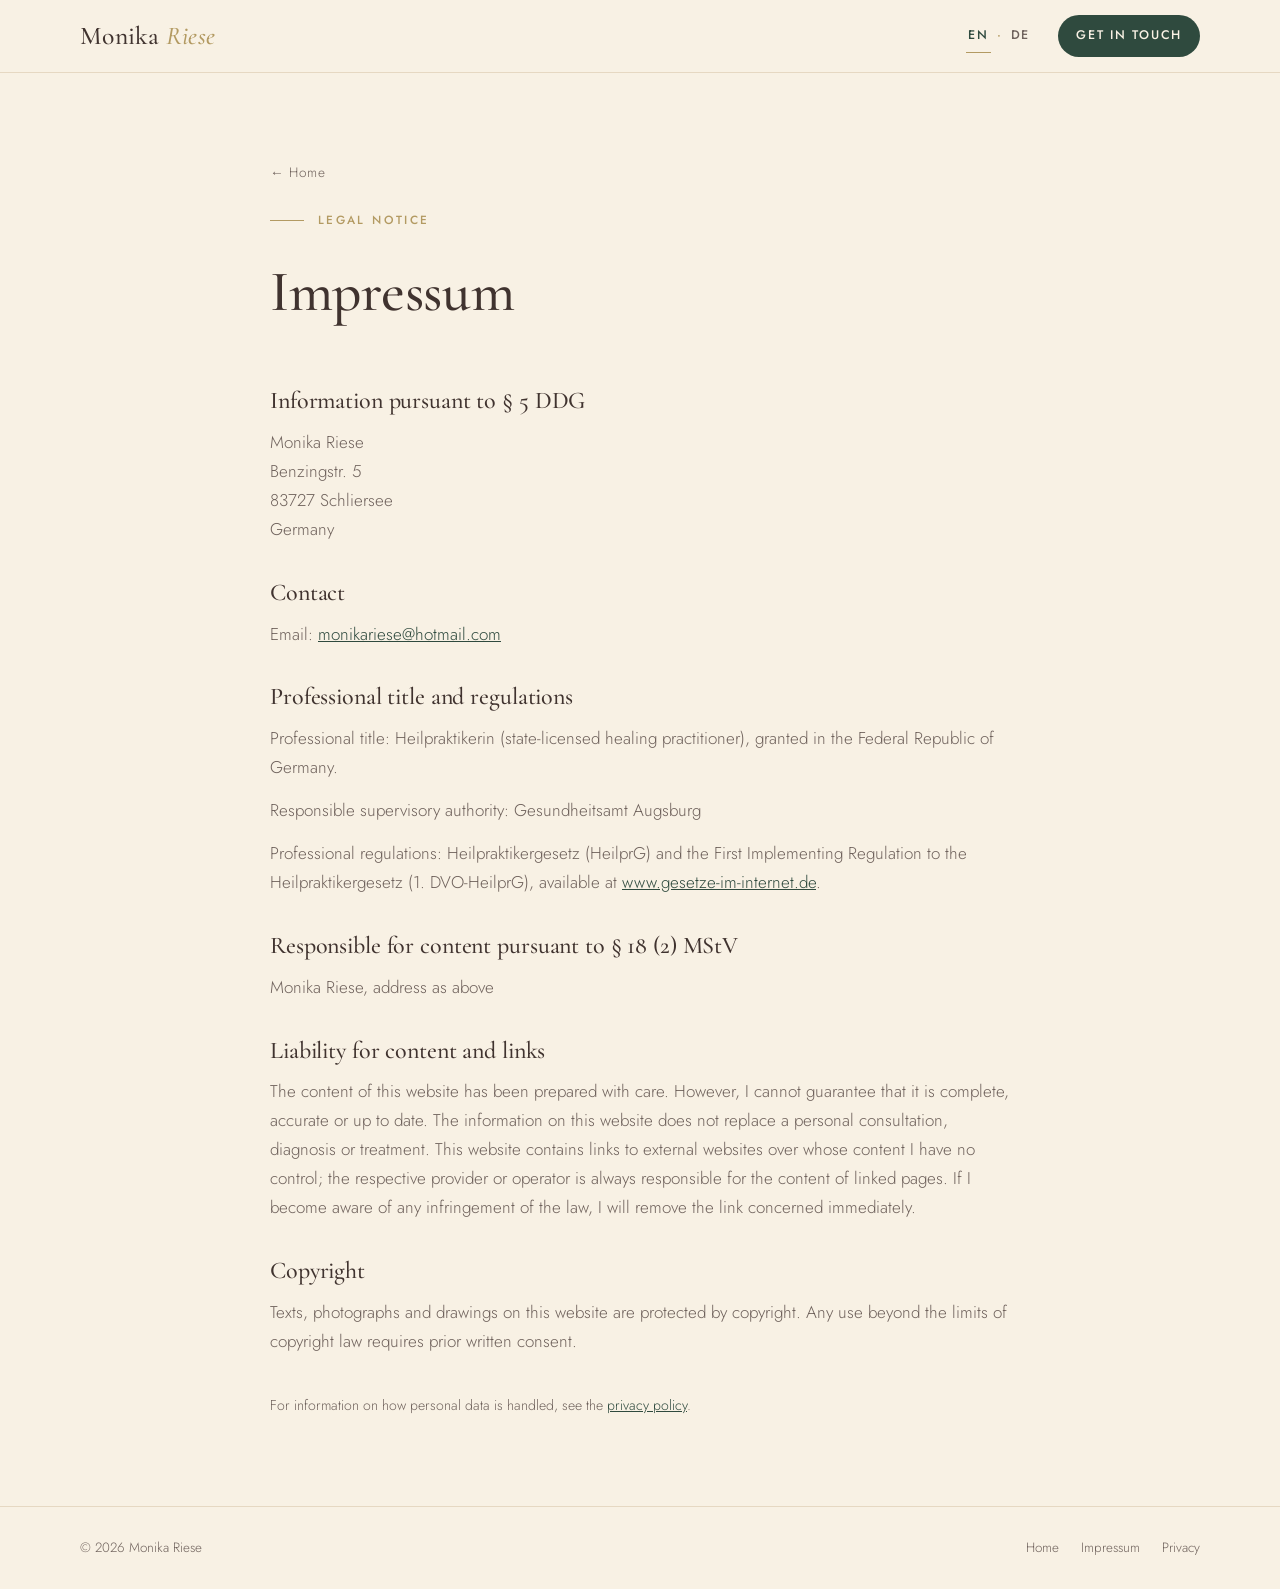
<file: impressum.html>
<!DOCTYPE html>
<html lang="en">
<head>
<meta charset="utf-8">
<meta name="viewport" content="width=device-width,initial-scale=1">
<title>Impressum · Monika Riese</title>
<meta name="description" content="Legal notice (Impressum) for the website of Monika Riese.">
<meta name="robots" content="noindex">
<link rel="icon" href="/favicon.ico" sizes="any">
<link rel="apple-touch-icon" href="/apple-touch-icon.png">
<link rel="stylesheet" href="fonts/fonts.css">
<link rel="stylesheet" href="site.css">
</head>
<body>
<header class="site-head">
  <div class="wrap">
    <a class="mark" href="./" aria-label="Monika Riese, home">Monika <em>Riese</em></a>
    <nav class="nav" aria-label="Main">
      <span class="lang"><a href="impressum" aria-current="true" lang="en">EN</a><span aria-hidden="true">·</span><a href="de/impressum" lang="de" hreflang="de">DE</a></span>
      <a class="pill" href="./#contact">Get in touch</a>
    </nav>
  </div>
</header>
<main>
<section class="legal-page">
  <div class="wrap legal">
    <a class="crumb" href="./">← Home</a>
    <div class="eyebrow">Legal notice</div>
    <h1>Impressum</h1>

    <h2>Information pursuant to § 5 DDG</h2>
    <p>Monika Riese<br>Benzingstr. 5<br>83727 Schliersee<br>Germany</p>

    <h2>Contact</h2>
    <p>Email: <a href="mailto:monikariese@hotmail.com">monikariese@hotmail.com</a></p>

    <h2>Professional title and regulations</h2>
    <p>Professional title: Heilpraktikerin (state-licensed healing practitioner), granted in the Federal Republic of Germany.</p>
    <p>Responsible supervisory authority: Gesundheitsamt Augsburg</p>
    <p>Professional regulations: Heilpraktikergesetz (HeilprG) and the First Implementing Regulation to the Heilpraktikergesetz (1. DVO-HeilprG), available at <a href="https://www.gesetze-im-internet.de">www.gesetze-im-internet.de</a>.</p>

    <h2>Responsible for content pursuant to § 18 (2) MStV</h2>
    <p>Monika Riese, address as above</p>

    <h2>Liability for content and links</h2>
    <p>The content of this website has been prepared with care. However, I cannot guarantee that it is complete, accurate or up to date. The information on this website does not replace a personal consultation, diagnosis or treatment. This website contains links to external websites over whose content I have no control; the respective provider or operator is always responsible for the content of linked pages. If I become aware of any infringement of the law, I will remove the link concerned immediately.</p>

    <h2>Copyright</h2>
    <p>Texts, photographs and drawings on this website are protected by copyright. Any use beyond the limits of copyright law requires prior written consent.</p>

    <p class="fine">For information on how personal data is handled, see the <a href="privacy">privacy policy</a>.</p>
  </div>
</section>
</main>
<footer>
  <div class="wrap">
    <span>© 2026 Monika Riese</span>
    <nav aria-label="Legal">
      <a href="./">Home</a>
      <a href="impressum">Impressum</a>
      <a href="privacy">Privacy</a>
    </nav>
  </div>
</footer>
</body>
</html>
</file>
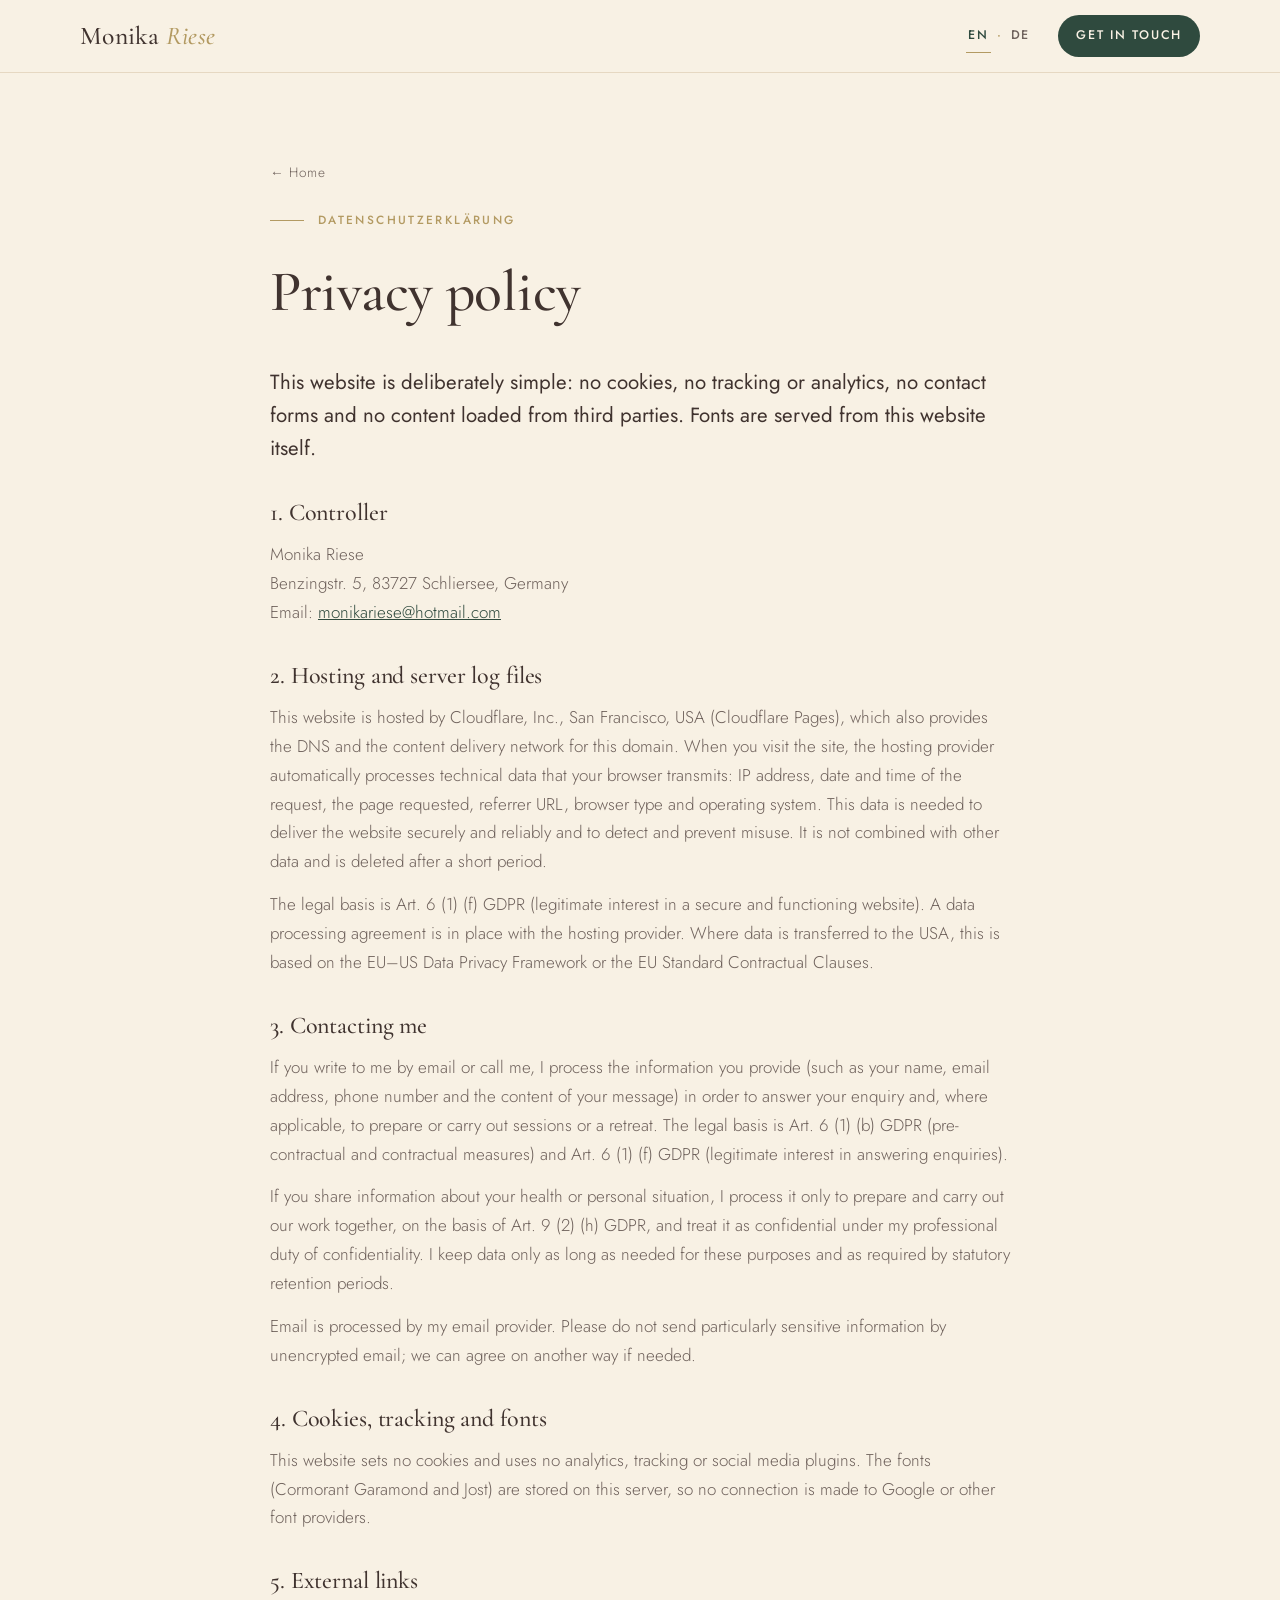
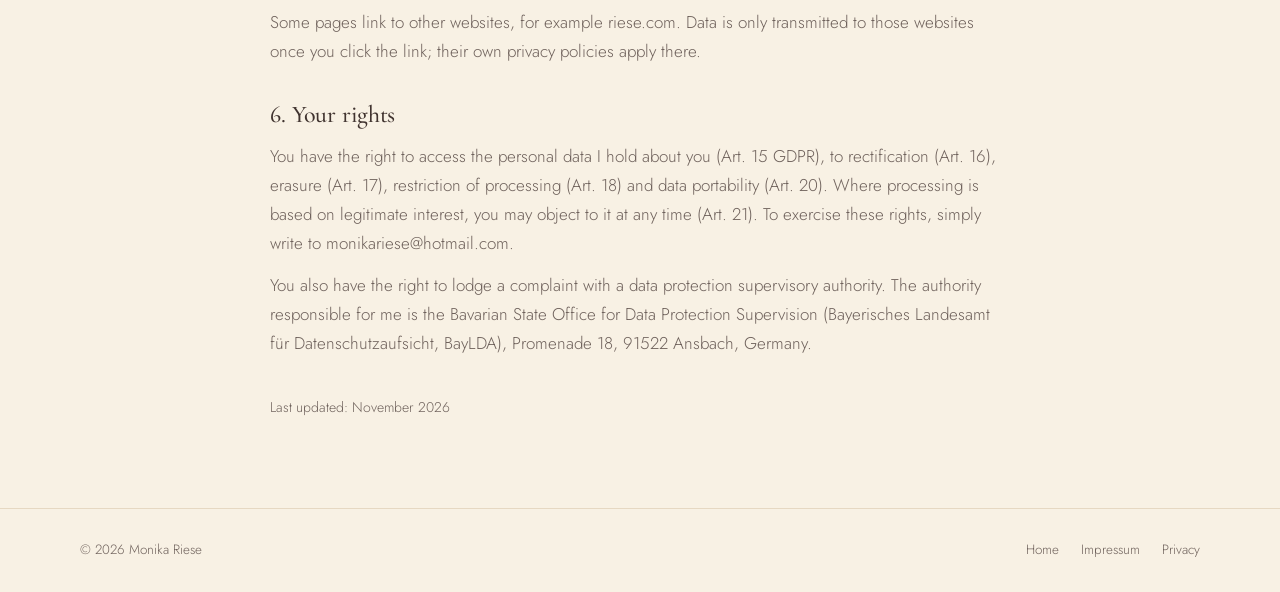
<file: privacy.html>
<!DOCTYPE html>
<html lang="en">
<head>
<meta charset="utf-8">
<meta name="viewport" content="width=device-width,initial-scale=1">
<title>Privacy policy · Monika Riese</title>
<meta name="description" content="Privacy policy (Datenschutzerklärung) for the website of Monika Riese.">
<meta name="robots" content="noindex">
<link rel="icon" href="/favicon.ico" sizes="any">
<link rel="apple-touch-icon" href="/apple-touch-icon.png">
<link rel="stylesheet" href="fonts/fonts.css">
<link rel="stylesheet" href="site.css">
</head>
<body>
<header class="site-head">
  <div class="wrap">
    <a class="mark" href="./" aria-label="Monika Riese, home">Monika <em>Riese</em></a>
    <nav class="nav" aria-label="Main">
      <span class="lang"><a href="privacy" aria-current="true" lang="en">EN</a><span aria-hidden="true">·</span><a href="de/datenschutz" lang="de" hreflang="de">DE</a></span>
      <a class="pill" href="./#contact">Get in touch</a>
    </nav>
  </div>
</header>
<main>
<section class="legal-page">
  <div class="wrap legal">
    <a class="crumb" href="./">← Home</a>
    <div class="eyebrow">Datenschutzerklärung</div>
    <h1>Privacy policy</h1>
    <p class="lede">This website is deliberately simple: no cookies, no tracking or analytics, no contact forms and no content loaded from third parties. Fonts are served from this website itself.</p>

    <h2>1. Controller</h2>
    <p>Monika Riese<br>Benzingstr. 5, 83727 Schliersee, Germany<br>Email: <a href="mailto:monikariese@hotmail.com">monikariese@hotmail.com</a></p>

    <h2>2. Hosting and server log files</h2>
    <p>This website is hosted by Cloudflare, Inc., San Francisco, USA (Cloudflare Pages), which also provides the DNS and the content delivery network for this domain. When you visit the site, the hosting provider automatically processes technical data that your browser transmits: IP address, date and time of the request, the page requested, referrer URL, browser type and operating system. This data is needed to deliver the website securely and reliably and to detect and prevent misuse. It is not combined with other data and is deleted after a short period.</p>
    <p>The legal basis is Art. 6 (1) (f) GDPR (legitimate interest in a secure and functioning website). A data processing agreement is in place with the hosting provider. Where data is transferred to the USA, this is based on the EU–US Data Privacy Framework or the EU Standard Contractual Clauses.</p>

    <h2>3. Contacting me</h2>
    <p>If you write to me by email or call me, I process the information you provide (such as your name, email address, phone number and the content of your message) in order to answer your enquiry and, where applicable, to prepare or carry out sessions or a retreat. The legal basis is Art. 6 (1) (b) GDPR (pre-contractual and contractual measures) and Art. 6 (1) (f) GDPR (legitimate interest in answering enquiries).</p>
    <p>If you share information about your health or personal situation, I process it only to prepare and carry out our work together, on the basis of Art. 9 (2) (h) GDPR, and treat it as confidential under my professional duty of confidentiality. I keep data only as long as needed for these purposes and as required by statutory retention periods.</p>
    <p>Email is processed by my email provider. Please do not send particularly sensitive information by unencrypted email; we can agree on another way if needed.</p>

    <h2>4. Cookies, tracking and fonts</h2>
    <p>This website sets no cookies and uses no analytics, tracking or social media plugins. The fonts (Cormorant Garamond and Jost) are stored on this server, so no connection is made to Google or other font providers.</p>

    <h2>5. External links</h2>
    <p>Some pages link to other websites, for example riese.com. Data is only transmitted to those websites once you click the link; their own privacy policies apply there.</p>

    <h2>6. Your rights</h2>
    <p>You have the right to access the personal data I hold about you (Art. 15 GDPR), to rectification (Art. 16), erasure (Art. 17), restriction of processing (Art. 18) and data portability (Art. 20). Where processing is based on legitimate interest, you may object to it at any time (Art. 21). To exercise these rights, simply write to monikariese@hotmail.com.</p>
    <p>You also have the right to lodge a complaint with a data protection supervisory authority. The authority responsible for me is the Bavarian State Office for Data Protection Supervision (Bayerisches Landesamt für Datenschutzaufsicht, BayLDA), Promenade 18, 91522 Ansbach, Germany.</p>

    <p class="fine">Last updated: November 2026</p>
  </div>
</section>
</main>
<footer>
  <div class="wrap">
    <span>© 2026 Monika Riese</span>
    <nav aria-label="Legal">
      <a href="./">Home</a>
      <a href="impressum">Impressum</a>
      <a href="privacy">Privacy</a>
    </nav>
  </div>
</footer>
</body>
</html>
</file>
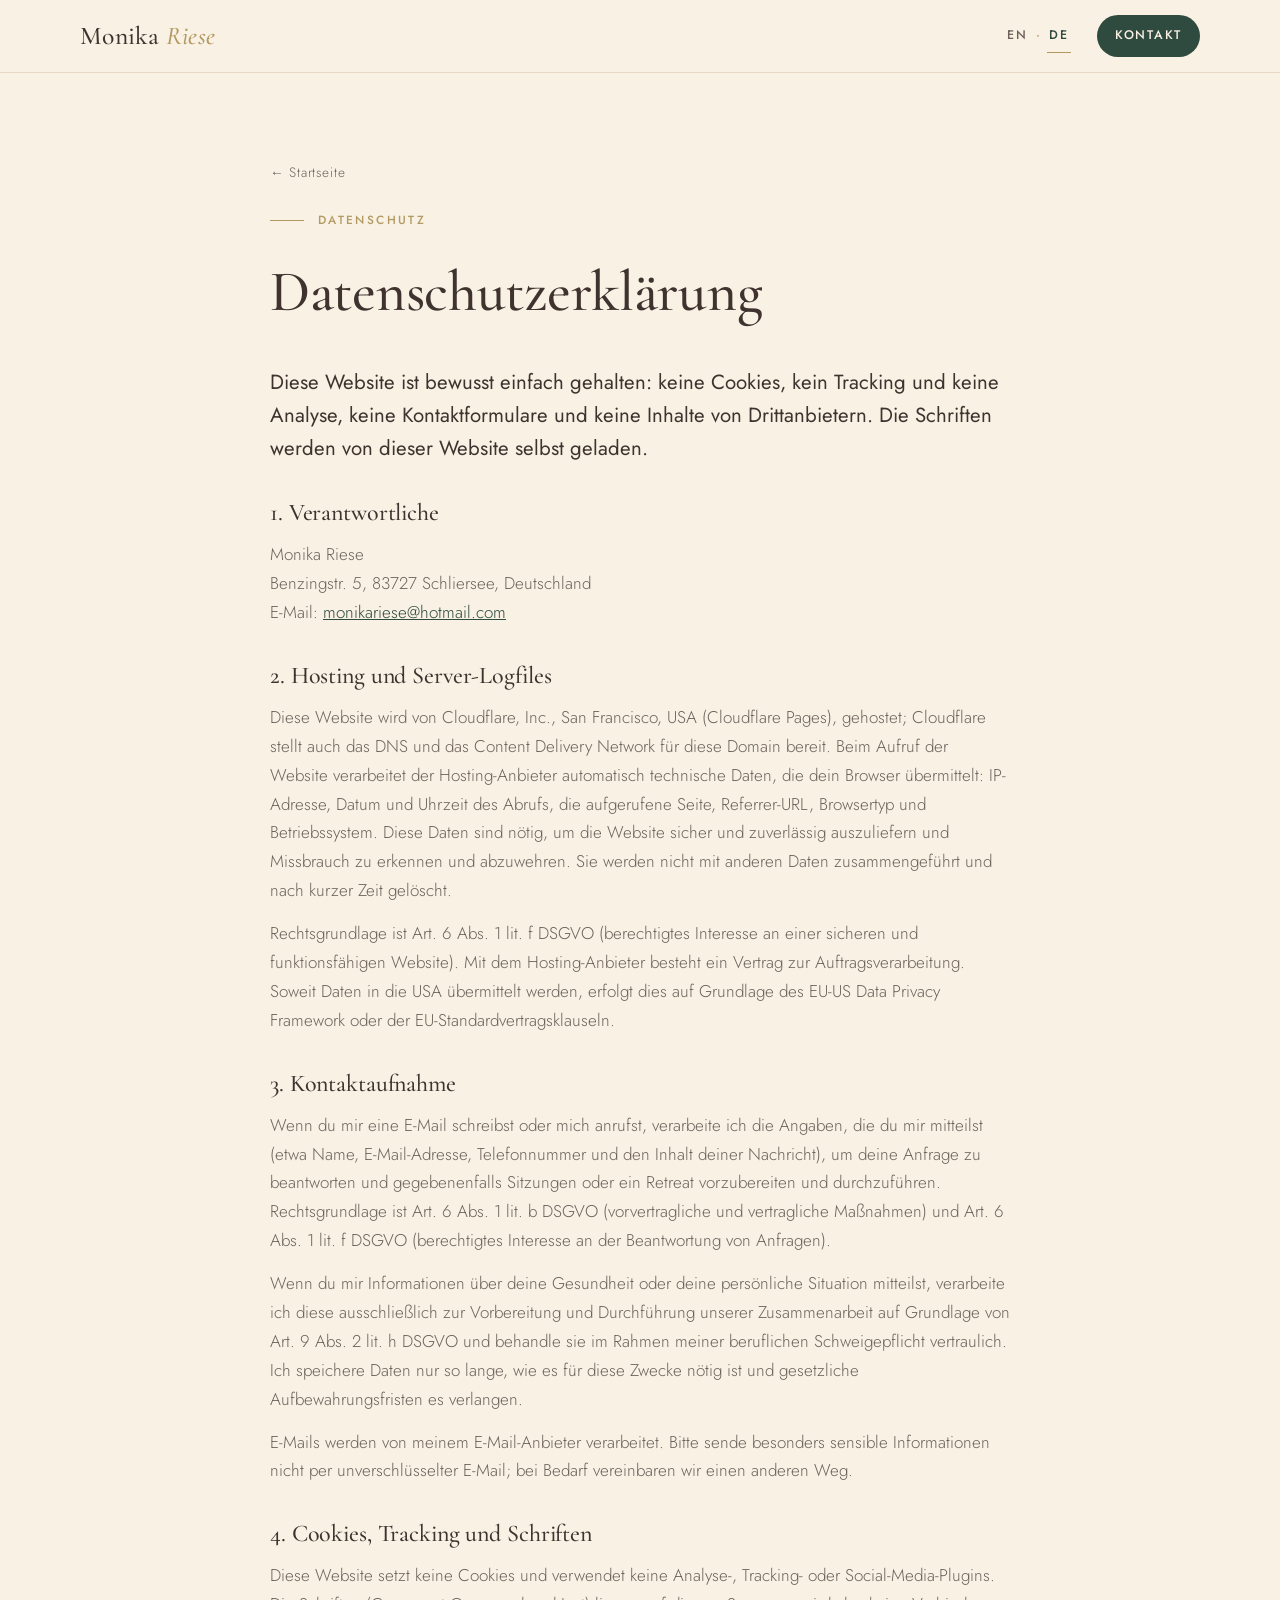
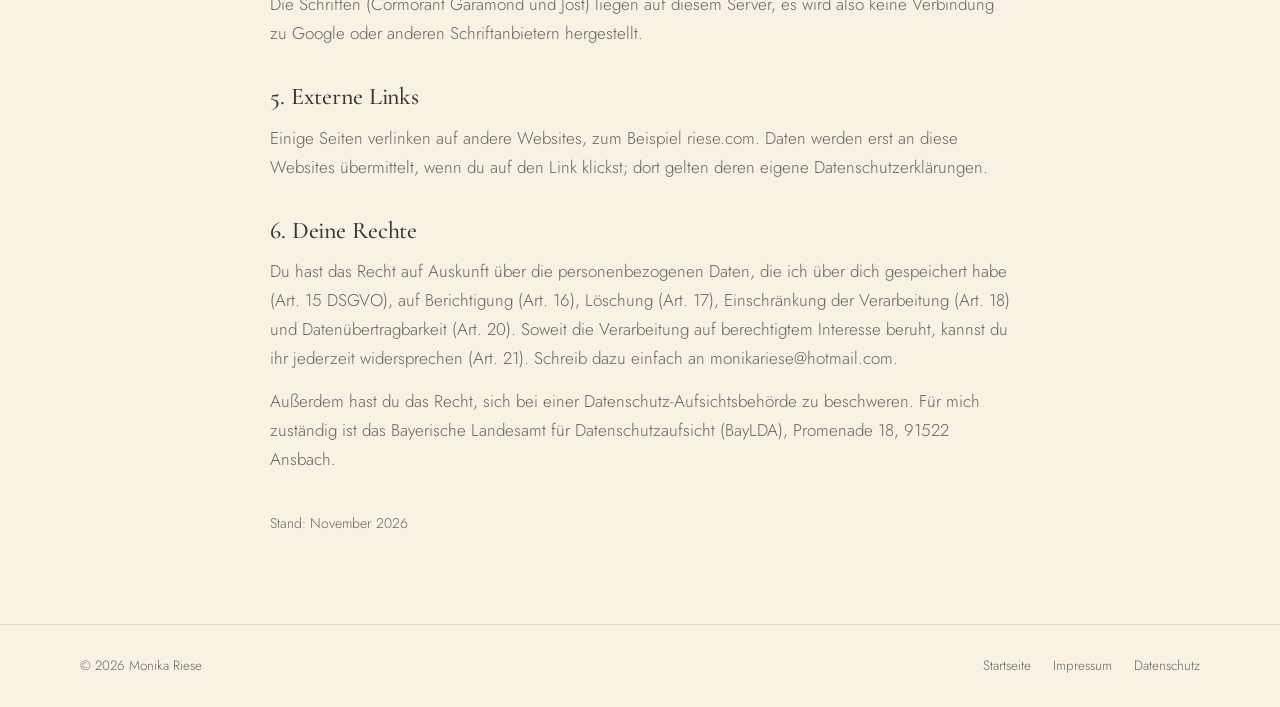
<file: de/datenschutz.html>
<!DOCTYPE html>
<html lang="de">
<head>
<meta charset="utf-8">
<meta name="viewport" content="width=device-width,initial-scale=1">
<title>Datenschutzerklärung · Monika Riese</title>
<meta name="description" content="Datenschutzerklärung der Website von Monika Riese.">
<meta name="robots" content="noindex">
<link rel="icon" href="/favicon.ico" sizes="any">
<link rel="apple-touch-icon" href="/apple-touch-icon.png">
<link rel="stylesheet" href="../fonts/fonts.css">
<link rel="stylesheet" href="../site.css">
</head>
<body>
<header class="site-head">
  <div class="wrap">
    <a class="mark" href="./" aria-label="Monika Riese, Startseite">Monika <em>Riese</em></a>
    <nav class="nav" aria-label="Hauptmenü">
      <span class="lang"><a href="../privacy" lang="en" hreflang="en">EN</a><span aria-hidden="true">·</span><a href="datenschutz" aria-current="true" lang="de">DE</a></span>
      <a class="pill" href="./#kontakt">Kontakt</a>
    </nav>
  </div>
</header>
<main>
<section class="legal-page">
  <div class="wrap legal">
    <a class="crumb" href="./">← Startseite</a>
    <div class="eyebrow">Datenschutz</div>
    <h1>Datenschutzerklärung</h1>
    <p class="lede">Diese Website ist bewusst einfach gehalten: keine Cookies, kein Tracking und keine Analyse, keine Kontaktformulare und keine Inhalte von Drittanbietern. Die Schriften werden von dieser Website selbst geladen.</p>

    <h2>1. Verantwortliche</h2>
    <p>Monika Riese<br>Benzingstr. 5, 83727 Schliersee, Deutschland<br>E-Mail: <a href="mailto:monikariese@hotmail.com">monikariese@hotmail.com</a></p>

    <h2>2. Hosting und Server-Logfiles</h2>
    <p>Diese Website wird von Cloudflare, Inc., San Francisco, USA (Cloudflare Pages), gehostet; Cloudflare stellt auch das DNS und das Content Delivery Network für diese Domain bereit. Beim Aufruf der Website verarbeitet der Hosting-Anbieter automatisch technische Daten, die dein Browser übermittelt: IP-Adresse, Datum und Uhrzeit des Abrufs, die aufgerufene Seite, Referrer-URL, Browsertyp und Betriebssystem. Diese Daten sind nötig, um die Website sicher und zuverlässig auszuliefern und Missbrauch zu erkennen und abzuwehren. Sie werden nicht mit anderen Daten zusammengeführt und nach kurzer Zeit gelöscht.</p>
    <p>Rechtsgrundlage ist Art. 6 Abs. 1 lit. f DSGVO (berechtigtes Interesse an einer sicheren und funktionsfähigen Website). Mit dem Hosting-Anbieter besteht ein Vertrag zur Auftragsverarbeitung. Soweit Daten in die USA übermittelt werden, erfolgt dies auf Grundlage des EU-US Data Privacy Framework oder der EU-Standardvertragsklauseln.</p>

    <h2>3. Kontaktaufnahme</h2>
    <p>Wenn du mir eine E-Mail schreibst oder mich anrufst, verarbeite ich die Angaben, die du mir mitteilst (etwa Name, E-Mail-Adresse, Telefonnummer und den Inhalt deiner Nachricht), um deine Anfrage zu beantworten und gegebenenfalls Sitzungen oder ein Retreat vorzubereiten und durchzuführen. Rechtsgrundlage ist Art. 6 Abs. 1 lit. b DSGVO (vorvertragliche und vertragliche Maßnahmen) und Art. 6 Abs. 1 lit. f DSGVO (berechtigtes Interesse an der Beantwortung von Anfragen).</p>
    <p>Wenn du mir Informationen über deine Gesundheit oder deine persönliche Situation mitteilst, verarbeite ich diese ausschließlich zur Vorbereitung und Durchführung unserer Zusammenarbeit auf Grundlage von Art. 9 Abs. 2 lit. h DSGVO und behandle sie im Rahmen meiner beruflichen Schweigepflicht vertraulich. Ich speichere Daten nur so lange, wie es für diese Zwecke nötig ist und gesetzliche Aufbewahrungsfristen es verlangen.</p>
    <p>E-Mails werden von meinem E-Mail-Anbieter verarbeitet. Bitte sende besonders sensible Informationen nicht per unverschlüsselter E-Mail; bei Bedarf vereinbaren wir einen anderen Weg.</p>

    <h2>4. Cookies, Tracking und Schriften</h2>
    <p>Diese Website setzt keine Cookies und verwendet keine Analyse-, Tracking- oder Social-Media-Plugins. Die Schriften (Cormorant Garamond und Jost) liegen auf diesem Server, es wird also keine Verbindung zu Google oder anderen Schriftanbietern hergestellt.</p>

    <h2>5. Externe Links</h2>
    <p>Einige Seiten verlinken auf andere Websites, zum Beispiel riese.com. Daten werden erst an diese Websites übermittelt, wenn du auf den Link klickst; dort gelten deren eigene Datenschutzerklärungen.</p>

    <h2>6. Deine Rechte</h2>
    <p>Du hast das Recht auf Auskunft über die personenbezogenen Daten, die ich über dich gespeichert habe (Art. 15 DSGVO), auf Berichtigung (Art. 16), Löschung (Art. 17), Einschränkung der Verarbeitung (Art. 18) und Datenübertragbarkeit (Art. 20). Soweit die Verarbeitung auf berechtigtem Interesse beruht, kannst du ihr jederzeit widersprechen (Art. 21). Schreib dazu einfach an monikariese@hotmail.com.</p>
    <p>Außerdem hast du das Recht, sich bei einer Datenschutz-Aufsichtsbehörde zu beschweren. Für mich zuständig ist das Bayerische Landesamt für Datenschutzaufsicht (BayLDA), Promenade 18, 91522 Ansbach.</p>

    <p class="fine">Stand: November 2026</p>
  </div>
</section>
</main>
<footer>
  <div class="wrap">
    <span>© 2026 Monika Riese</span>
    <nav aria-label="Rechtliches">
      <a href="./">Startseite</a>
      <a href="impressum">Impressum</a>
      <a href="datenschutz">Datenschutz</a>
    </nav>
  </div>
</footer>
</body>
</html>
</file>
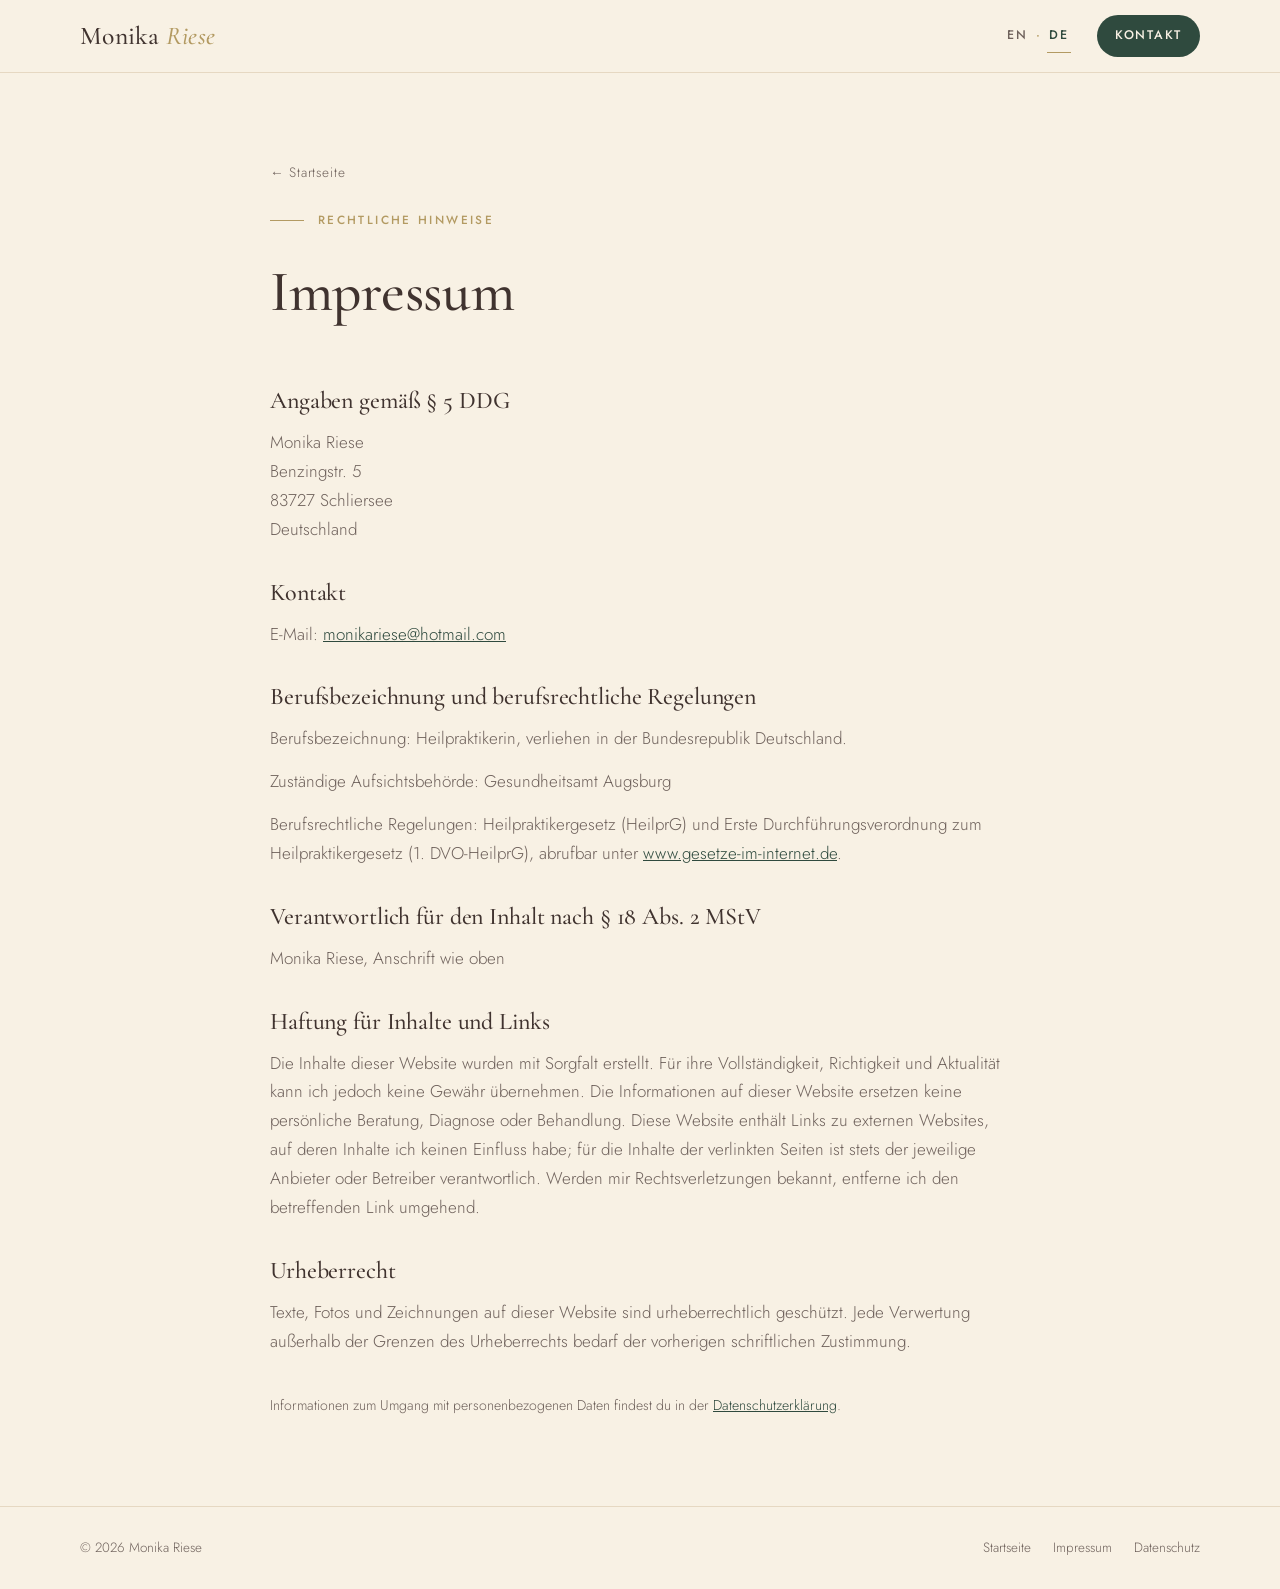
<file: de/impressum.html>
<!DOCTYPE html>
<html lang="de">
<head>
<meta charset="utf-8">
<meta name="viewport" content="width=device-width,initial-scale=1">
<title>Impressum · Monika Riese</title>
<meta name="description" content="Impressum der Website von Monika Riese.">
<meta name="robots" content="noindex">
<link rel="icon" href="/favicon.ico" sizes="any">
<link rel="apple-touch-icon" href="/apple-touch-icon.png">
<link rel="stylesheet" href="../fonts/fonts.css">
<link rel="stylesheet" href="../site.css">
</head>
<body>
<header class="site-head">
  <div class="wrap">
    <a class="mark" href="./" aria-label="Monika Riese, Startseite">Monika <em>Riese</em></a>
    <nav class="nav" aria-label="Hauptmenü">
      <span class="lang"><a href="../impressum" lang="en" hreflang="en">EN</a><span aria-hidden="true">·</span><a href="impressum" aria-current="true" lang="de">DE</a></span>
      <a class="pill" href="./#kontakt">Kontakt</a>
    </nav>
  </div>
</header>
<main>
<section class="legal-page">
  <div class="wrap legal">
    <a class="crumb" href="./">← Startseite</a>
    <div class="eyebrow">Rechtliche Hinweise</div>
    <h1>Impressum</h1>

    <h2>Angaben gemäß § 5 DDG</h2>
    <p>Monika Riese<br>Benzingstr. 5<br>83727 Schliersee<br>Deutschland</p>

    <h2>Kontakt</h2>
    <p>E-Mail: <a href="mailto:monikariese@hotmail.com">monikariese@hotmail.com</a></p>

    <h2>Berufsbezeichnung und berufsrechtliche Regelungen</h2>
    <p>Berufsbezeichnung: Heilpraktikerin, verliehen in der Bundesrepublik Deutschland.</p>
    <p>Zuständige Aufsichtsbehörde: Gesundheitsamt Augsburg</p>
    <p>Berufsrechtliche Regelungen: Heilpraktikergesetz (HeilprG) und Erste Durchführungsverordnung zum Heilpraktikergesetz (1. DVO-HeilprG), abrufbar unter <a href="https://www.gesetze-im-internet.de">www.gesetze-im-internet.de</a>.</p>

    <h2>Verantwortlich für den Inhalt nach § 18 Abs. 2 MStV</h2>
    <p>Monika Riese, Anschrift wie oben</p>

    <h2>Haftung für Inhalte und Links</h2>
    <p>Die Inhalte dieser Website wurden mit Sorgfalt erstellt. Für ihre Vollständigkeit, Richtigkeit und Aktualität kann ich jedoch keine Gewähr übernehmen. Die Informationen auf dieser Website ersetzen keine persönliche Beratung, Diagnose oder Behandlung. Diese Website enthält Links zu externen Websites, auf deren Inhalte ich keinen Einfluss habe; für die Inhalte der verlinkten Seiten ist stets der jeweilige Anbieter oder Betreiber verantwortlich. Werden mir Rechtsverletzungen bekannt, entferne ich den betreffenden Link umgehend.</p>

    <h2>Urheberrecht</h2>
    <p>Texte, Fotos und Zeichnungen auf dieser Website sind urheberrechtlich geschützt. Jede Verwertung außerhalb der Grenzen des Urheberrechts bedarf der vorherigen schriftlichen Zustimmung.</p>

    <p class="fine">Informationen zum Umgang mit personenbezogenen Daten findest du in der <a href="datenschutz">Datenschutzerklärung</a>.</p>
  </div>
</section>
</main>
<footer>
  <div class="wrap">
    <span>© 2026 Monika Riese</span>
    <nav aria-label="Rechtliches">
      <a href="./">Startseite</a>
      <a href="impressum">Impressum</a>
      <a href="datenschutz">Datenschutz</a>
    </nav>
  </div>
</footer>
</body>
</html>
</file>
<file: fonts/fonts.css>
/* Self-hosted fonts (no requests to Google). Cormorant Garamond and Jost, SIL Open Font License. */
@font-face{font-family:"Cormorant Garamond";font-style:normal;font-weight:500;font-display:swap;src:url(cormorant-garamond-latin-500-normal.woff2) format("woff2")}
@font-face{font-family:"Cormorant Garamond";font-style:normal;font-weight:600;font-display:swap;src:url(cormorant-garamond-latin-600-normal.woff2) format("woff2")}
@font-face{font-family:"Cormorant Garamond";font-style:italic;font-weight:500;font-display:swap;src:url(cormorant-garamond-latin-500-italic.woff2) format("woff2")}
@font-face{font-family:"Jost";font-style:normal;font-weight:300;font-display:swap;src:url(jost-latin-300-normal.woff2) format("woff2")}
@font-face{font-family:"Jost";font-style:normal;font-weight:400;font-display:swap;src:url(jost-latin-400-normal.woff2) format("woff2")}
@font-face{font-family:"Jost";font-style:normal;font-weight:500;font-display:swap;src:url(jost-latin-500-normal.woff2) format("woff2")}
</file>
<file: site.css>
/* Monika Riese: "Modern Feminine" palette (taupe, dusty rose, ivory, espresso) with soft mint. Light, airy, elegant. */
:root{
  --ivory:#F8F1E4;      /* warm ivory page background */
  --sand:#F0E5D3;       /* soft beige band */
  --rose:#D8C2BC;       /* dusty rose */
  --rose-soft:#F3E3DA;  /* rose band / card */
  --mint:#DCEBE2;       /* soft mint band */
  --mint-deep:#8DAE9B;  /* mint accent line */
  --taupe:#A99B91;
  --espresso:#40332F;   /* headings, buttons */
  --text:#6F625C;       /* body text, warm grey */
  --accent:#A57E72;     /* rosewood: eyebrows, italic words */
  --line:#E6D8C2;
  --white:#FFFBF3;
  --green:#2F4A3E;      /* deep green: buttons */
  --green-dark:#243A30;
  --gold:#B39A62;       /* matte gold: lines, details */
  --display:"Cormorant Garamond", Georgia, "Times New Roman", serif;
  --body:"Jost", "Helvetica Neue", Arial, sans-serif;
  --measure:62ch;
  color-scheme:light;
}
*{box-sizing:border-box}
html{scroll-behavior:smooth;scroll-padding-top:84px}
@media (prefers-reduced-motion:reduce){html{scroll-behavior:auto}}
body{margin:0;background:var(--ivory);color:var(--text);font-family:var(--body);font-weight:350;font-size:1.0625rem;line-height:1.7;-webkit-font-smoothing:antialiased}
img{max-width:100%;display:block}
a{color:inherit}
:focus-visible{outline:2px solid var(--accent);outline-offset:3px}
p{margin:0}
.wrap{max-width:1160px;margin:0 auto;padding-left:max(20px,env(safe-area-inset-left,0px));padding-right:max(20px,env(safe-area-inset-right,0px))}
section{padding-block:clamp(72px,10vw,128px)}
h1,h2,h3{font-family:var(--display);font-weight:500;color:var(--espresso);margin:0;text-wrap:balance;letter-spacing:-.005em}
h1 em,h2 em{font-style:italic;color:var(--accent);font-weight:500}
h2{font-size:clamp(2.2rem,4.2vw,3.3rem);line-height:1.08}
h3{font-size:1.6rem;line-height:1.2}
.eyebrow{display:flex;align-items:center;gap:14px;font-size:.74rem;font-weight:500;letter-spacing:.2em;text-transform:uppercase;color:var(--gold)}
.eyebrow::before{content:"";width:34px;height:1px;background:currentColor;flex:none}
.lede{font-size:clamp(1.12rem,1.6vw,1.28rem);line-height:1.6;color:var(--espresso);font-weight:400;max-width:var(--measure)}
.stack{display:flex;flex-direction:column;gap:22px}
.muted{color:var(--text)}
.center{text-align:center;align-items:center;margin-inline:auto}
.center .eyebrow::after{content:"";width:34px;height:1px;background:currentColor}

/* Buttons */
.btn{display:inline-flex;align-items:center;gap:10px;font:500 .9rem/1 var(--body);letter-spacing:.06em;padding:15px 26px;border-radius:999px;text-decoration:none;border:1px solid var(--green);transition:background .25s,color .25s,transform .25s}
.btn.solid{background:var(--green);color:var(--ivory)}
.btn.solid:hover{background:var(--green-dark)}
.btn.line{color:var(--green);background:transparent}
.btn.line:hover{background:var(--rose-soft)}
.btn.text{border:0;padding:15px 4px;color:var(--green)}
.btn .arr{transition:transform .2s}
.btn:hover .arr{transform:translateX(3px)}

/* Header */
.site-head{position:sticky;top:0;z-index:20;background:color-mix(in srgb,var(--ivory) 90%,transparent);backdrop-filter:blur(10px);-webkit-backdrop-filter:blur(10px);border-bottom:1px solid var(--line)}
.site-head .wrap{display:flex;align-items:center;justify-content:space-between;gap:10px 28px;min-height:72px;flex-wrap:wrap;padding-block:10px}
.mark{font-family:var(--display);font-size:1.6rem;color:var(--espresso);text-decoration:none;white-space:nowrap;letter-spacing:.01em}
.mark em{color:var(--gold)}
.nav{display:flex;align-items:center;gap:4px 26px;flex-wrap:wrap;font-size:.78rem;font-weight:500;letter-spacing:.14em;text-transform:uppercase}
.nav a{text-decoration:none;color:var(--text);padding:6px 0}
.nav a:hover{color:var(--espresso)}
.nav a.pill{background:var(--green);color:var(--ivory);padding:10px 18px;border-radius:999px}
.nav a.pill:hover{background:var(--green-dark)}

/* Hero */
.hero{padding-block:clamp(48px,7vw,96px) clamp(64px,8vw,104px)}
.hero .wrap{display:grid;grid-template-columns:1.05fr .95fr;gap:clamp(36px,6vw,80px);align-items:center}
.hero h1{font-size:clamp(3rem,6.4vw,5.4rem);line-height:1.02}
.hero h1 em{display:block}
.hero .lede{color:var(--text);font-weight:350}
.hero-ctas{display:flex;flex-wrap:wrap;gap:10px 18px;align-items:center;margin-top:8px}
.portrait-card{position:relative;margin:0;border-radius:34px;overflow:hidden;background:linear-gradient(160deg,var(--rose-soft) 0%,#f6ece8 45%,var(--mint) 100%);aspect-ratio:1/1;display:flex;align-items:flex-end;justify-content:center}
.portrait-card img{position:absolute;inset:0;width:100%;height:100%;object-fit:cover;object-position:center 30%}
.portrait-card .badge{position:absolute;left:20px;bottom:20px;z-index:2;background:var(--white);border-radius:16px;padding:14px 18px;box-shadow:0 10px 30px rgba(64,51,47,.10);display:flex;flex-direction:column;gap:2px;max-width:70%}
.badge .k{font-size:.66rem;letter-spacing:.18em;text-transform:uppercase;color:var(--gold);font-weight:500}
.badge .v{font-family:var(--display);font-size:1.25rem;color:var(--espresso);line-height:1.2}
.hero-meta{display:flex;flex-wrap:wrap;gap:8px 0;margin-top:26px;padding-top:24px;border-top:1px solid var(--gold)}
.hero-meta span{font-size:.86rem;color:var(--espresso);padding-right:18px;margin-right:18px;border-right:1px solid var(--line)}
.hero-meta span:last-child{border-right:0}

/* Approach */
.intro-grid{display:grid;grid-template-columns:1.15fr .85fr;gap:clamp(36px,6vw,96px);align-items:center}
.quote{background:var(--white);border-radius:28px;padding:clamp(28px,4vw,44px);display:flex;flex-direction:column;gap:16px}
.quote .big{font-family:var(--display);font-style:italic;font-size:clamp(1.9rem,3vw,2.5rem);line-height:1.15;color:var(--espresso)}
.quote p.muted{font-size:.95rem}

/* Bands */
.band-mint{background:var(--mint)}
.band-sand{background:var(--sand)}
.band-rose{background:var(--rose-soft)}

/* IFS cards */
.cards{display:grid;grid-template-columns:repeat(3,minmax(0,1fr));gap:22px;margin-top:52px}
.card{background:var(--white);border-radius:24px;padding:32px 30px 34px;display:flex;flex-direction:column;gap:12px}
.card .num{font-family:var(--display);font-style:italic;font-size:1.1rem;color:var(--gold)}
.card p{font-size:.98rem}

/* Individuals */
.two{display:grid;grid-template-columns:1fr 1fr;gap:clamp(36px,6vw,96px);align-items:start}
.focus{list-style:none;margin:0;padding:0;display:flex;flex-wrap:wrap;gap:10px}
.focus li{border:1px solid var(--gold);border-radius:999px;padding:9px 18px;font-size:.93rem;color:var(--espresso);background:var(--white)}
.deep{display:grid;grid-template-columns:1fr 1fr;gap:22px;margin-top:56px}
.deep .card{background:var(--sand)}

/* Couples */
.split{display:grid;grid-template-columns:.9fr 1.1fr;gap:clamp(36px,6vw,96px);align-items:center}
.arch{margin:0;border-radius:400px 400px 28px 28px;overflow:hidden;aspect-ratio:4/5}
.arch img{width:100%;height:100%;object-fit:cover}
.arch.sea img{object-position:70% center}
.keyinfo{margin:6px 0 0;display:grid;grid-template-columns:auto 1fr;gap:12px 24px;border-top:1px solid var(--gold);padding-top:22px;font-size:.97rem}
.keyinfo dt{font-size:.7rem;font-weight:500;letter-spacing:.16em;text-transform:uppercase;color:var(--gold);padding-top:4px}
.keyinfo dd{margin:0;color:var(--espresso)}

/* Retreats */
.retreats{display:grid;grid-template-columns:1fr 1fr;gap:22px;margin-top:52px}
.retreats .card{gap:16px}
.retreats .card .btn{align-self:flex-start;margin-top:auto}

/* About */
.about{display:grid;grid-template-columns:.85fr 1.15fr;gap:clamp(36px,6vw,96px);align-items:center}
.about-portrait{margin:0;position:relative}
.about-portrait::before{content:none}
.about-portrait img{position:relative;z-index:1;width:100%;max-width:440px;margin:0 auto}
.creds{list-style:none;margin:10px 0 0;padding:20px 0 0;border-top:1px solid var(--line);display:grid;grid-template-columns:1fr 1fr;gap:10px 30px}
.creds li{padding-left:20px;position:relative;font-size:.93rem;color:var(--espresso)}
.creds li::before{content:"";position:absolute;left:0;top:.75em;width:8px;height:8px;border-radius:50%;background:var(--gold);transform:translateY(-50%)}

/* Practical */
.crisis{margin-top:8px;font-size:.88rem;background:var(--white);border-radius:16px;padding:16px 20px;max-width:var(--measure)}

/* Contact */
.cta .wrap{display:grid;grid-template-columns:1.1fr .9fr;gap:clamp(36px,6vw,96px);align-items:center}
.contact{background:var(--white);border-radius:28px;padding:clamp(28px,4vw,40px);display:flex;flex-direction:column;gap:20px}
.contact .label{font-size:.7rem;font-weight:500;letter-spacing:.16em;text-transform:uppercase;color:var(--gold)}
.contact .row{display:flex;flex-direction:column;gap:4px}
.contact .line{font-family:var(--display);font-size:clamp(1.5rem,2.6vw,1.9rem);color:var(--espresso);text-decoration:none;overflow-wrap:anywhere}
.copy{display:flex;align-items:center;gap:14px;flex-wrap:wrap}
.copy button{font:500 .78rem/1 var(--body);letter-spacing:.08em;text-transform:uppercase;padding:9px 14px;border-radius:999px;border:1px solid var(--gold);background:transparent;color:var(--green);cursor:pointer}
.copy button:hover{background:var(--rose-soft)}

/* Footer */
footer{padding-block:30px;font-size:.84rem;border-top:1px solid var(--line)}
footer .wrap{display:flex;justify-content:space-between;gap:12px 28px;flex-wrap:wrap}
footer nav{display:flex;gap:22px;flex-wrap:wrap}
footer a{text-decoration:none}
footer a:hover{color:var(--espresso)}

@media (max-width:900px){
  .hero .wrap,.intro-grid,.two,.split,.about,.cta .wrap{grid-template-columns:1fr}
  .cards{grid-template-columns:1fr}
  .deep,.retreats{grid-template-columns:1fr}
  .portrait-card{max-width:520px}
  .arch{max-width:420px}
  .nav{gap:4px 18px}
}
@media (max-width:560px){
  .creds{grid-template-columns:1fr}
  .nav > a:not(.pill){display:none}
  .hero-meta span{border:0;margin-right:0}
}
@media (prefers-reduced-motion:no-preference){
  .hero .stack > *{animation:rise .9s ease-out both}
  .hero .stack > *:nth-child(2){animation-delay:.08s}
  .hero .stack > *:nth-child(3){animation-delay:.16s}
  .hero .stack > *:nth-child(4){animation-delay:.24s}
  .portrait-card{animation:fade 1.2s .1s ease-out both}
}
@keyframes rise{from{opacity:0;transform:translateY(14px)}to{opacity:1;transform:none}}
@keyframes fade{from{opacity:0}to{opacity:1}}
.arch.beach{aspect-ratio:1/1.12}
.arch.beach img{object-position:42% 30%}

.portrait-card{box-shadow:0 0 0 1px var(--gold) inset}
.portrait-card::after{content:"";position:absolute;inset:12px;border:1px solid rgba(179,154,98,.55);border-radius:26px;z-index:2;pointer-events:none}
.arch{outline:1px solid var(--gold);outline-offset:10px}
.wide-img{margin:48px 0 0;border-radius:28px;overflow:hidden;position:relative}
.wide-img img{width:100%;height:auto}
.wide-img::after{content:"";position:absolute;inset:12px;border:1px solid rgba(179,154,98,.55);border-radius:20px;pointer-events:none}
.ifs-img{max-width:920px;margin-inline:auto}
.hands-img{margin:0 0 clamp(48px,7vw,88px)}
.hands-img img{aspect-ratio:21/8;object-fit:cover;object-position:center 52%}
.arch.doors{aspect-ratio:2/3;max-width:420px;width:100%;justify-self:center}
.arch.doors img{object-position:center 60%}
.arch.reach{aspect-ratio:1/1.12}
.arch.reach img{object-position:center center}
.feature{margin-top:22px;background:var(--white);border-radius:24px;padding:clamp(28px,4vw,44px);display:grid;grid-template-columns:1.3fr .7fr;gap:clamp(28px,5vw,64px);align-items:center;border:1px solid var(--gold)}
.feature h3{font-size:clamp(1.7rem,2.6vw,2.1rem)}
.feature-points{list-style:none;margin:0;padding:0;display:flex;flex-direction:column}
.feature-points li{padding:14px 0 14px 22px;border-bottom:1px solid var(--line);position:relative;color:var(--espresso);font-size:.97rem}
.feature-points li:first-child{border-top:1px solid var(--line)}
.feature-points li::before{content:"";position:absolute;left:0;top:50%;width:8px;height:8px;border-radius:50%;background:var(--gold);transform:translateY(-50%)}
@media (max-width:900px){.feature{grid-template-columns:1fr}}
.feature{grid-template-columns:1.15fr .85fr;align-items:stretch}
.feature-points{margin-top:6px}
.feature-img{margin:0;border-radius:20px;overflow:hidden;min-height:320px}
.feature-img img{width:100%;height:100%;object-fit:cover;object-position:40% center}
@media (max-width:900px){.feature{grid-template-columns:1fr}.feature-img{min-height:0;aspect-ratio:4/3}}
/* Legal pages */
.legal-page{padding-block:clamp(48px,7vw,88px)}
.legal{max-width:780px;display:flex;flex-direction:column;gap:14px}
.legal h1{font-size:clamp(2.6rem,5vw,3.6rem);margin-bottom:10px}
.legal h2{font-size:1.5rem;margin-top:22px}
.legal a{color:var(--green)}
.legal .crumb{text-decoration:none;font-size:.85rem;letter-spacing:.06em;color:var(--text);margin-bottom:12px}
.legal .fine{margin-top:24px;font-size:.88rem}
/* Language switch */
.lang{display:inline-flex;align-items:center;gap:6px;font-size:.78rem;font-weight:500;letter-spacing:.14em}
.lang span{color:var(--gold)}
.nav .lang a{padding:6px 2px;color:var(--text);text-decoration:none;border-bottom:1px solid transparent}
.nav .lang a[aria-current]{color:var(--green);border-bottom-color:var(--gold)}
.nav .lang a:hover{color:var(--green)}
/* Constellations image: under the heading on phones, beside the text on desktop */
.feature .feature-img.mobile-only{display:none}
@media (max-width:900px){
  .feature .feature-img.mobile-only{display:block;min-height:0;aspect-ratio:4/3;margin:4px 0 6px}
  .feature > .feature-img{display:none}
}
/* Menu links grouped; on phones they get their own row that scrolls sideways */
.nav-links{display:flex;align-items:center;gap:4px 26px;flex-wrap:wrap}
.nav-links a{text-decoration:none;color:var(--text);padding:6px 0}
.nav-links a:hover{color:var(--espresso)}
@media (max-width:900px){.nav-links{gap:4px 18px}}
@media (max-width:560px){
  .site-head .wrap{flex-wrap:wrap;justify-content:flex-start;column-gap:12px;row-gap:0;padding-block:8px 4px}
  .site-head .nav{display:contents}
  .site-head .mark{order:0;flex:1;font-size:1.35rem}
  .site-head .lang{order:1}
  .site-head .nav a.pill{order:2;padding:8px 13px;font-size:.7rem;letter-spacing:.1em}
  .site-head .nav-links{order:3;flex-basis:100%;flex-wrap:wrap;gap:0 15px;font-size:.66rem;letter-spacing:.08em;padding:2px 0}
  .site-head .nav-links a{white-space:nowrap}
}
@media (max-width:560px){html{scroll-padding-top:120px}}
</file>
